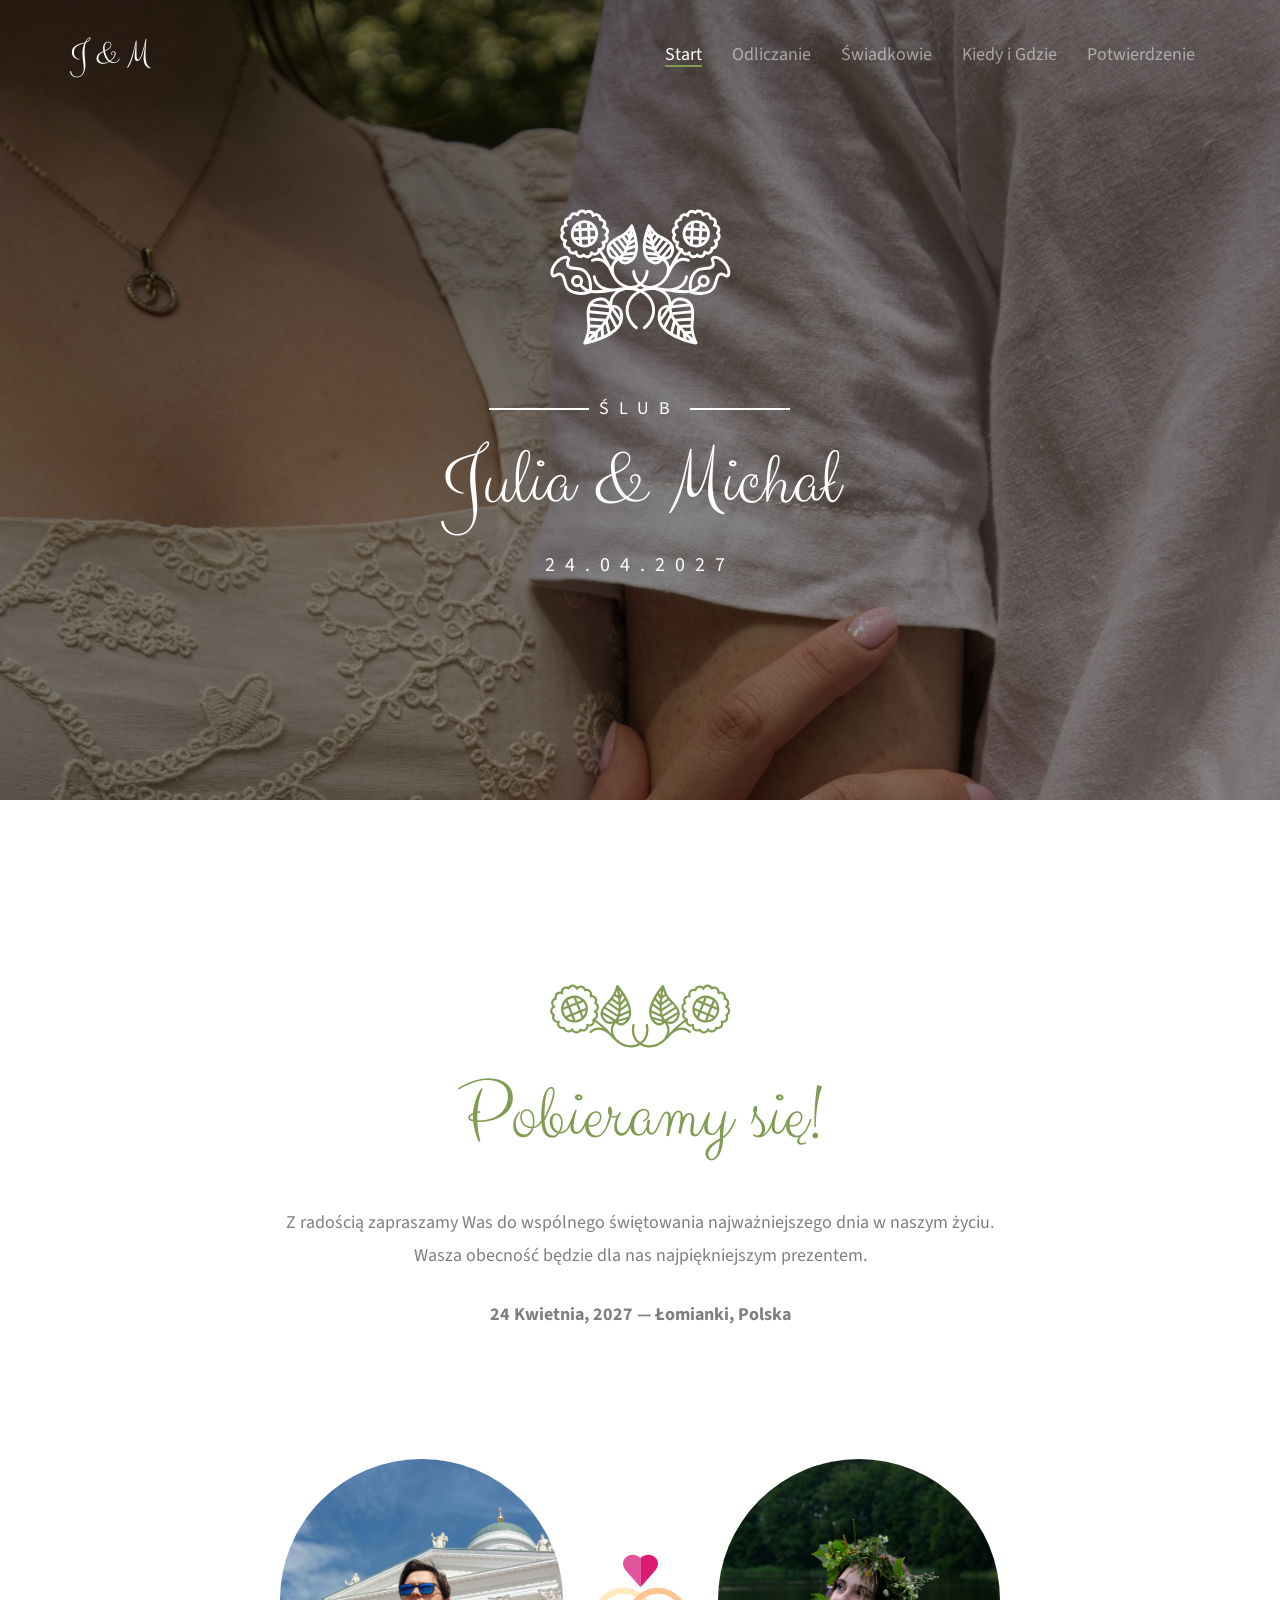
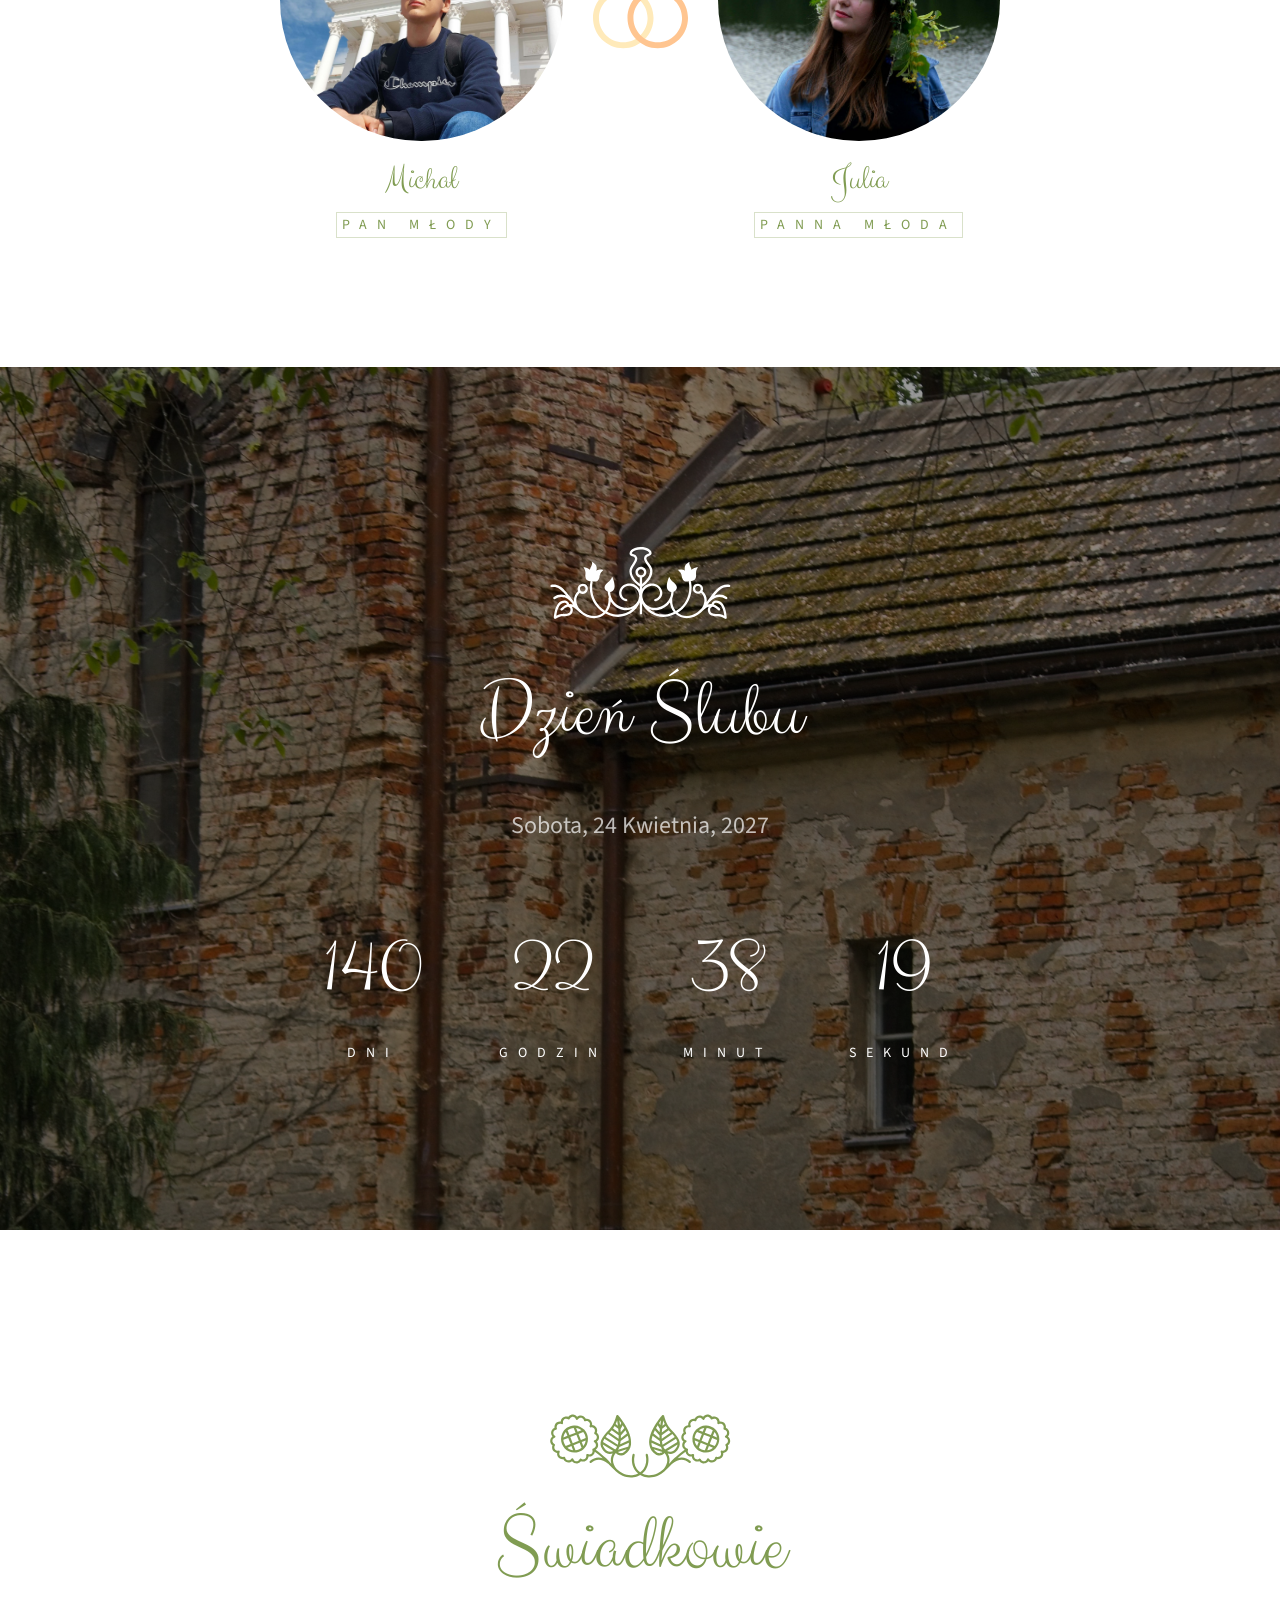
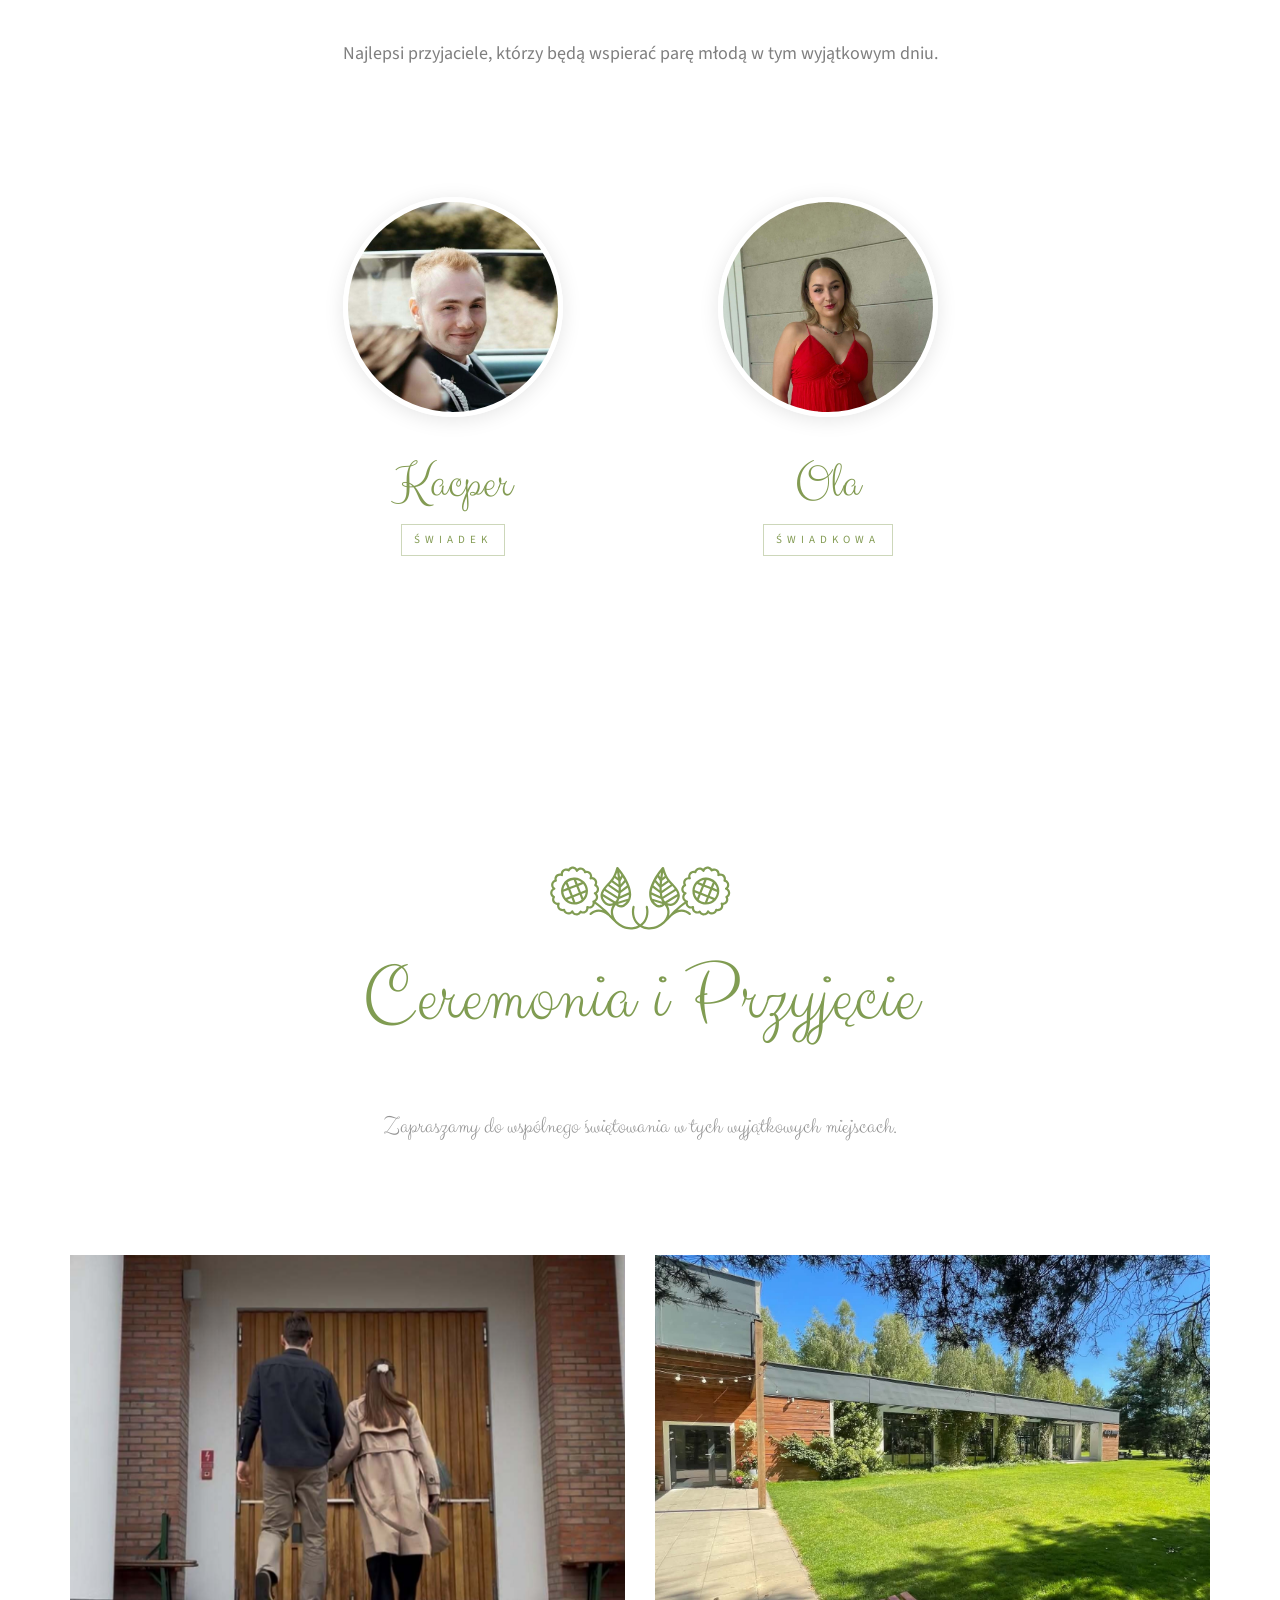
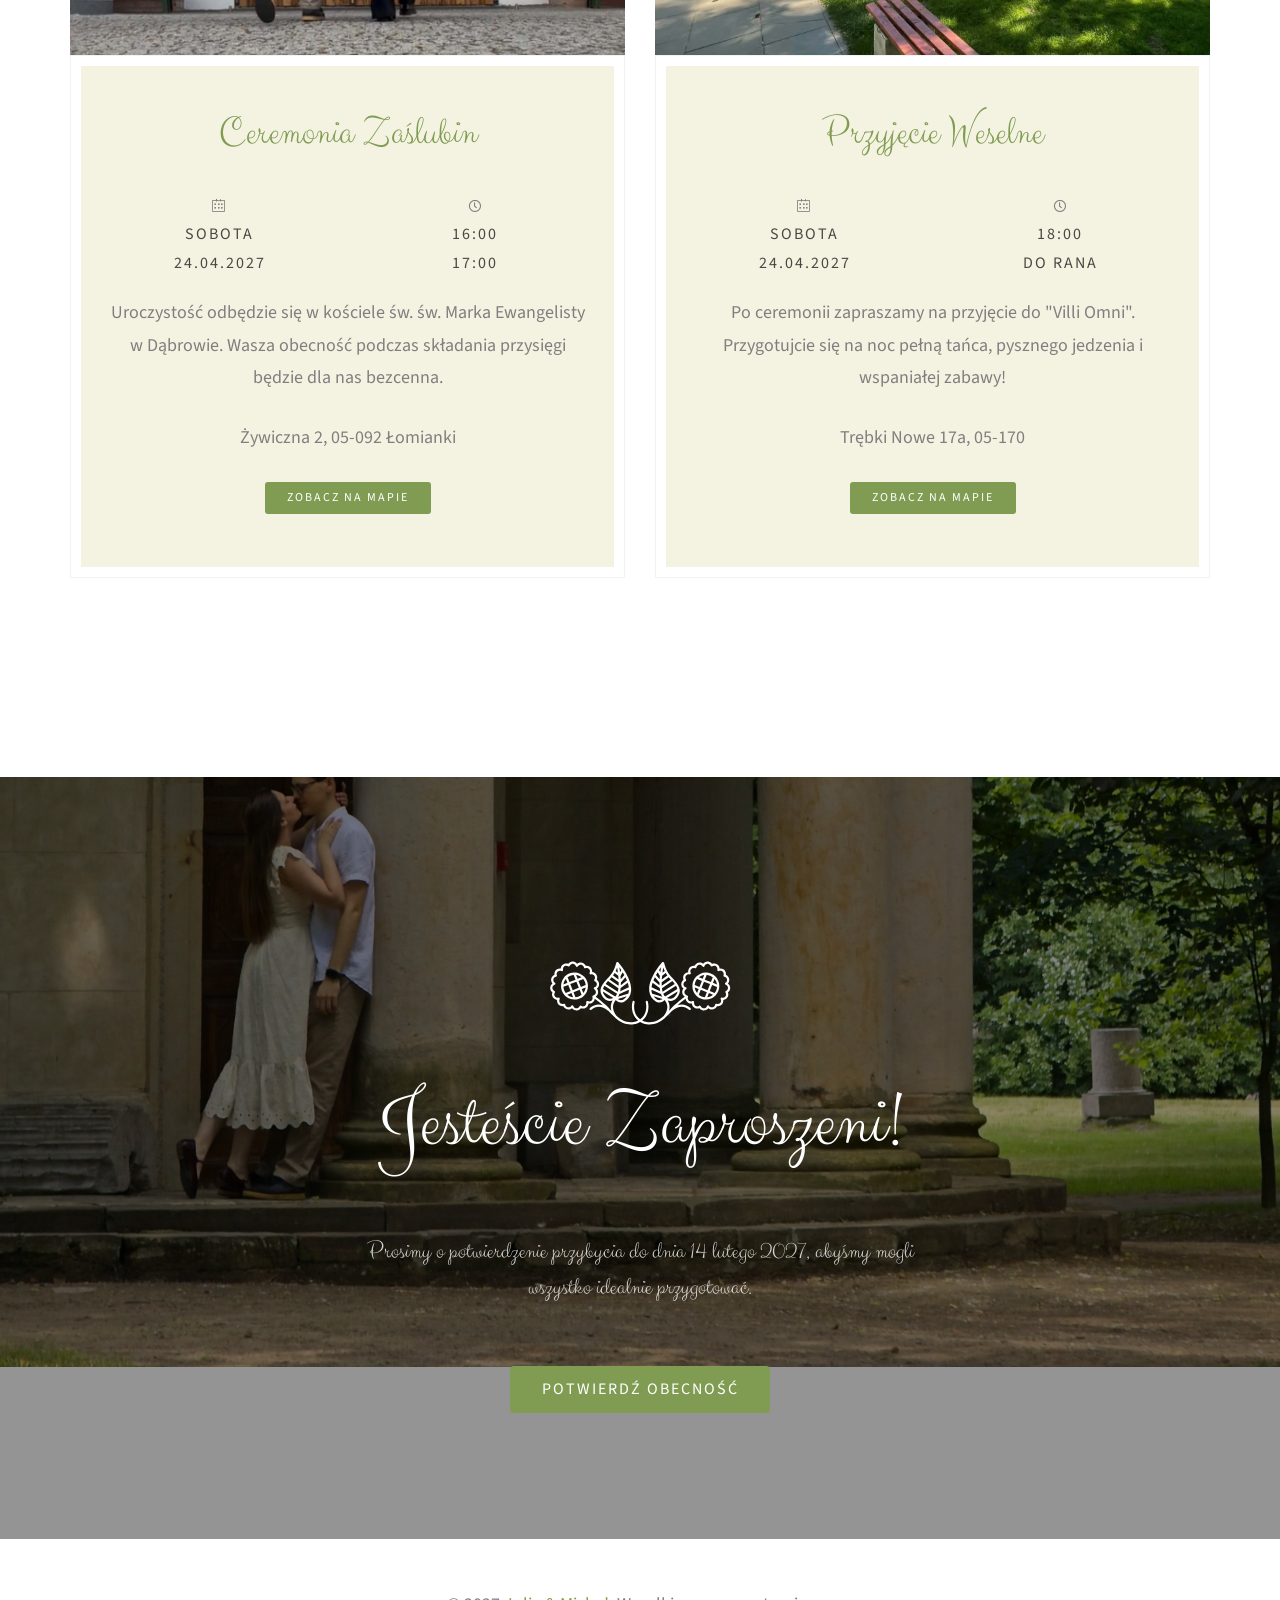
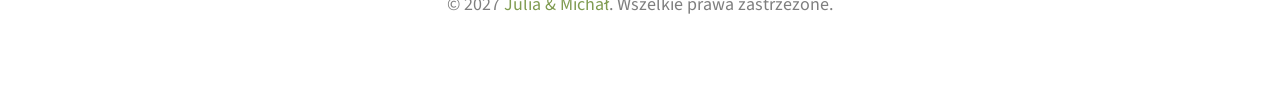
<file: index.html>
<!DOCTYPE html>
<!--[if lt IE 7]>      <html class="no-js lt-ie9 lt-ie8 lt-ie7"> <![endif]-->
<!--[if IE 7]>         <html class="no-js lt-ie9 lt-ie8"> <![endif]-->
<!--[if IE 8]>         <html class="no-js lt-ie9"> <![endif]-->
<!--[if gt IE 8]><!--> <html class="no-js" lang="pl"> <!--<![endif]-->
	<head>
		
	<meta charset="utf-8">
	<meta http-equiv="X-UA-Compatible" content="IE=edge">
	<title>Ślub Julii i Michała</title>
	<meta name="viewport" content="width=device-width, initial-scale=1">
	<meta name="description" content="Zapraszamy na ślub Julii i Michała!" />
	<meta name="keywords" content="ślub, wesele, Julia, Michał, zaproszenie" />
	<meta name="author" content="" />

  <!-- 
	//////////////////////////////////////////////////////

	TEMPLATE
	ADAPTED FOR JULIA & MICHAŁ
		
	//////////////////////////////////////////////////////
	 -->

  	<!-- Facebook and Twitter integration -->
	<meta property="og:title" content=""/>
	<meta property="og:image" content=""/>
	<meta property="og:url" content=""/>
	<meta property="og:site_name" content=""/>
	<meta property="og:description" content=""/>
	<meta name="twitter:title" content="" />
	<meta name="twitter:image" content="" />
	<meta name="twitter:url" content="" />
	<meta name="twitter:card" content="" />

	<!-- Place favicon.ico and apple-touch-icon.png in the root directory -->
	<link rel="shortcut icon" href="favicon.ico">

	<link href='https://fonts.googleapis.com/css?family=Source+Sans+Pro:400,300,600,400italic,700' rel='stylesheet' type='text/css'>
	<link href="https://fonts.googleapis.com/css?family=Clicker+Script" rel="stylesheet">
	
	<!-- Animate.css -->
	<link rel="stylesheet" href="css/animate.css">
	<!-- Icomoon Icon Fonts-->
	<link rel="stylesheet" href="css/icomoon.css">
	<!-- Simple Line Icons -->
	<link rel="stylesheet" href="css/simple-line-icons.css">
	<!-- Owl Carousel -->
	<link rel="stylesheet" href="css/owl.carousel.min.css">
	<link rel="stylesheet" href="css/owl.theme.default.min.css">
	<!-- Magnific popup  -->
	<link rel="stylesheet" href="css/magnific-popup.css">
	<!-- Bootstrap  -->
	<link rel="stylesheet" href="css/bootstrap.css">
	
	<link rel="stylesheet" href="css/style.css">

	<!-- Modernizr JS -->
	<script src="js/modernizr-2.6.2.min.js"></script>
	<!-- FOR IE9 below -->
	<!--[if lt IE 9]>
	<script src="js/respond.min.js"></script>
	<![endif]-->

	</head>
	<body>
	<header role="banner" id="qbootstrap-header">
		<div class="container">
			<!-- <div class="row"> -->
		    <nav class="navbar navbar-default">
	        <div class="navbar-header">
	        	<!-- Mobile Toggle Menu Button -->
				<a href="#" class="js-qbootstrap-nav-toggle qbootstrap-nav-toggle" data-toggle="collapse" data-target="#navbar" aria-expanded="false" aria-controls="navbar"><i></i></a>
	          	<a class="navbar-brand" href="index.html">J &amp; M</a> 
	        </div>
	        <div id="navbar" class="navbar-collapse collapse">
	          <ul class="nav navbar-nav navbar-right">
	            <li class="active"><a href="#" data-nav-section="home"><span>Start</span></a></li>
<!--	            <li><a href="#" data-nav-section="groom-bride"><span>Oni</span></a></li>-->
<!--	            <li><a href="#" data-nav-section="story"><span>Nasza Historia</span></a></li>-->
<!--	            <li><a href="#" data-nav-section="greetings"><span>Życzenia</span></a></li>-->
				<li><a href="#" data-nav-section="wedding-day"><span>Odliczanie</span></a></li>
	            <li><a href="#" data-nav-section="people"><span>Świadkowie</span></a></li>
	            <li><a href="#" data-nav-section="when-where"><span>Kiedy i Gdzie</span></a></li>
	            <li><a href="#" data-nav-section="rsvp"><span>Potwierdzenie</span></a></li>
<!--	            <li><a href="#" data-nav-section="gallery"><span>Galeria</span></a></li>-->
<!--	            <li><a href="#" data-nav-section="blog"><span>Wspomnienia</span></a></li>-->
	          </ul>
	        </div>
		    </nav>
		  <!-- </div> -->
	  </div>
	</header>
	
	<div class="qbootstrap-hero" data-section="home">
		<div class="qbootstrap-overlay"></div>
		<div class="qbootstrap-cover text-center" data-stellar-background-ratio="0.5" style="background-image: url(images/rece.jpg);">
			<div class="display-t">
				<div class="display-tc">
					<div class="container">
						<div class="col-md-10 col-md-offset-1">
							<div class="animate-box svg-sm colored">
								<img src="images/flaticon/svg/004-nature.svg" class="svg" alt="Free HTML5  Bootstrap Template by QBootstrap.com">
								<h1 class="holder"><span>Ślub</span></h1>
								<h2>Julia &amp; Michał</h2>
								<p>24.04.2027</p>
							</div>
						</div>
					</div>
				</div>
			</div>
		</div>
	</div>

	<div id="qbootstrap-couple" class="qbootstrap-section-gray">
		<div class="container">
			<div class="row animate-box">
				<div class="col-md-8 col-md-offset-2 animate-box">
					<div class="col-md-12 text-center section-heading svg-sm colored">
						<img src="images/flaticon/svg/005-two.svg" class="svg" alt="Ikona pary">
						<h2>Pobieramy się!</h2>
						<p>Z radością zapraszamy Was do wspólnego świętowania najważniejszego dnia w naszym życiu. Wasza obecność będzie dla nas najpiękniejszym prezentem.</p>
						<p><strong>24 Kwietnia, 2027 &mdash; Łomianki, Polska</strong></p>
					</div>
				</div>
			</div>
			<div class="row animate-box">
				<div class="col-md-8 col-md-offset-2 text-center">
					<div class="col-md-5 col-sm-5 col-xs-5 nopadding">
						<img src="images/michal.jpg" class="img-responsive" alt="Zdjęcie Michała">
						<h3>Michał</h3>
						<span>Pan Młody</span>
					</div>
					<div class="col-md-2 col-sm-2 col-xs-2 nopadding"><h2 class="amp-center"><img src="images/flaticon/svg/003-luxury.svg" class="svg img-responsive" alt="Free HTML5 Bootstrap Template by QBootstrap.com"></h2></div>
					<div class="col-md-5 col-sm-5 col-xs-5 nopadding">
						<img src="images/julia.jpg" class="img-responsive" alt="Zdjęcie Julii">
						<h3>Julia</h3>
						<span>Panna Młoda</span>
					</div>
				</div>
			</div>
		</div>
	</div>
	
	<div id="qbootstrap-countdown" data-stellar-background-ratio="0.8" style="background-image: url(images/budynek_tyl_trim.jpg);" data-section="wedding-day">
		<div class="overlay"></div>
		<div class="display-over">
			<div class="container">
				<div class="row animate-box">
					<div class="col-md-12 section-heading text-center svg-sm colored">
						<img src="images/flaticon/svg/006-flower-bell-outline-design-variant-with-vines-and-leaves.svg" class="svg" alt="Free HTML5 Bootstrap Template by QBootstrap.com">
					<h2 class="">Dzień Ślubu</h2>
					<span class="datewed">Sobota, 24 Kwietnia, 2027</span>
					</div>
				</div>
				<div class="row animate-box">
					<div class="col-md-8 col-md-offset-2 text-center">
						<p class="countdown">
							<span id="dni"></span>
							<span id="godziny"></span>
							<span id="minuty"></span>
							<span id="sekundy"></span>
						</p>
					</div>
				</div>
			</div>
		</div>
	</div>



	<div id="qbootstrap-people" class="qbootstrap-couple qbootstrap-section-gray" data-section="people">
	   <div class="container">
		  <div class="row animate-box">
			 <div class="col-md-8 col-md-offset-2 animate-box">
				<div class="col-md-12 text-center section-heading svg-sm colored">
				   <img src="images/flaticon/svg/005-two.svg" class="svg" alt="Ikona drużby">
				   <h2>Świadkowie</h2>
				   <p>Najlepsi przyjaciele, którzy będą wspierać parę młodą w tym wyjątkowym dniu.</p>
				</div>
			 </div>
		  </div>
		  <div class="row animate-box">
			 <div class="col-md-8 col-md-offset-2 text-center">
				<!-- Świadek -->
				<div class="col-md-6 col-sm-6 col-xs-6 text-center witness-box">
				   <img src="images/kacper.jpg" class="img-responsive img-circle" alt="Zdjęcie Kacpra">
				   <h3>Kacper</h3>
				   <span>Świadek</span>
				</div>
				<!-- Świadkowa -->
				<div class="col-md-6 col-sm-6 col-xs-6 text-center witness-box">
				   <img src="images/ola.jpg" class="img-responsive img-circle" alt="Zdjęcie Oli">
				   <h3>Ola</h3>
				   <span>Świadkowa</span>
				</div>
			 </div>
		  </div>
	   </div>
	</div>


	<div id="qbootstrap-when-where" data-section="when-where">
	   <div class="container">
		  <div class="row animate-box">
			 <div class="col-md-8 col-md-offset-2">
				<div class="col-md-12 text-center section-heading svg-sm colored">
				   <img src="images/flaticon/svg/005-two.svg" class="svg" alt="Ikona pary">
				   <h2>Ceremonia i Przyjęcie</h2>
				   <div class="row">
					  <div class="col-md-10 col-md-offset-1 subtext">
						 <h3>Zapraszamy do wspólnego świętowania w tych wyjątkowych miejscach.</h3>
					  </div>
				   </div>
				</div>
			 </div>
		  </div>
		  <div class="row row-bottom-padded-md">
			 <!-- Ceremonia Zaślubin -->
			 <div class="col-md-6 text-center animate-box">
				<div class="wedding-events">
				   <div class="ceremony-bg" style="background-image: url(images/kosciol.jpg);"></div>
				   <div class="desc">
					  <h3>Ceremonia Zaślubin</h3>
					  <div class="row">
						 <div class="col-md-6 col-sm-6 col-xs-6 text-center">
							<div class="date">
							   <i class="icon-calendar"></i>
							   <span>Sobota</span>
							   <span>24.04.2027</span>
							</div>
						 </div>
						 <div class="col-md-6 col-sm-6 col-xs-6 text-center">
							<div class="date">
							   <i class="icon-clock2"></i>
							   <span>16:00</span>
							   <span>17:00</span>
							</div>
						 </div>
					  </div>
					  <p>Uroczystość odbędzie się w kościele św. św. Marka Ewangelisty w Dąbrowie. Wasza obecność podczas składania przysięgi będzie dla nas bezcenna.</p>
					  <p>Żywiczna 2, 05-092 Łomianki</p>
					  <p><a href="https://maps.app.goo.gl/v7iizRXsDqK9kDDa8" target="_blank" rel="noopener noreferrer" class="btn btn-primary btn-sm">Zobacz na mapie</a></p>
				   </div>
				</div>
			 </div>

			 <!-- Przyjęcie Weselne -->
			 <div class="col-md-6 text-center animate-box">
				<div class="wedding-events">
				   <div class="ceremony-bg" style="background-image: url(images/omnia.jpg);"></div>
				   <div class="desc">
					  <h3>Przyjęcie Weselne</h3>
					  <div class="row">
						 <div class="col-md-6 col-sm-6 col-xs-6 text-center">
							<div class="date">
							   <i class="icon-calendar"></i>
							   <span>Sobota</span>
							   <span>24.04.2027</span>
							</div>
						 </div>
						 <div class="col-md-6 col-sm-6 col-xs-6 text-center">
							<div class="date">
							   <i class="icon-clock2"></i>
							   <span>18:00</span>
							   <span>Do rana</span>
							</div>
						 </div>
					  </div>
					  <p>Po ceremonii zapraszamy na przyjęcie do "Villi Omni". Przygotujcie się na noc pełną tańca, pysznego jedzenia i wspaniałej zabawy!</p>
					  <p>Trębki Nowe 17a, 05-170</p>
					  <p><a href="https://maps.app.goo.gl/Pn5peenNzgr99JnQ9" target="_blank" rel="noopener noreferrer" class="btn btn-primary btn-sm">Zobacz na mapie</a></p>
				   </div>
				</div>
			 </div>
		  </div>
		  <div class="row">
			 <div class="col-md-12">
				<div id="map" class="qbootstrap-map"></div>
			 </div>
		  </div>
	   </div>
	</div>

	

	<div id="qbootstrap-started" class="qbootstrap-bg" data-section="rsvp" data-stellar-background-ratio="0.7" data-stellar-vertical-offset="-50" style="background-image: url(images/kolumny_daleko_trim.jpg);">
		<div class="overlay"></div>
		<div class="container">
			<div class="row animate-box">
				<div class="col-md-8 col-md-offset-2">
					<div class="col-md-12 text-center section-heading svg-sm colored">
						<img src="images/flaticon/svg/005-two.svg" class="svg" alt="Ikona zaproszenia">
						<h2>Jesteście Zaproszeni!</h2>
						<div class="row">
						<div class="col-md-10 col-md-offset-1 subtext">
							<h3>Prosimy o potwierdzenie przybycia do dnia 14 lutego 2027, abyśmy mogli wszystko idealnie przygotować.</h3>
						</div>
					</div>
					</div>
				</div>
			</div>
			<div class="row animate-box">
			   <div class="col-md-12 text-center">
				  <a href="https://forms.gle/EGf2mGDR2993QXU56"
					 target="_blank"
					 rel="noopener noreferrer"
					 class="btn btn-default"
					 style="display: inline-flex; align-items: center; justify-content: center; min-width: 260px; padding: 14px 30px; height: auto; line-height: 1.2;">
					 Potwierdź obecność
				  </a>
			   </div>
			</div>
		</div>
	</div>


	<footer id="footer" role="contentinfo">
		<div class="container">
			<div class="row row-bottom-padded-sm">
				<div class="col-md-12">
					<p class="copyright text-center">&copy; 2027 <a href="index.html">Julia &amp; Michał</a>. Wszelkie prawa zastrzeżone.</p>
				</div>
			</div>
<!--			<div class="row">-->
<!--				<div class="col-md-12 text-center">-->
<!--					<ul class="social social-circle">-->
<!--						<li><a href="/slub-jm/piwo"><i class="icon-twitter"></i></a></li>-->
<!--						<li><a href="#"><i class="icon-facebook"></i></a></li>-->
<!--						<li><a href="#"><i class="icon-youtube"></i></a></li>-->
<!--						<li><a href="#"><i class="icon-instagram"></i></a></li>-->
<!--					</ul>-->
<!--				</div>-->
<!--			</div>-->
		</div>
	</footer>
	
	
	<!-- jQuery -->
	<script src="js/jquery.min.js"></script>
	<!-- jQuery Easing -->
	<script src="js/jquery.easing.1.3.js"></script>
	<!-- Bootstrap -->
	<script src="js/bootstrap.min.js"></script>
	<!-- Waypoints -->
	<script src="js/jquery.waypoints.min.js"></script>
	<!-- YTPlayer -->
	<script src="js/jquery.mb.YTPlayer.min.js"></script>
	<!-- Flexslider -->
	<script src="js/jquery.flexslider-min.js"></script>
	<!-- Owl Carousel -->
	<script src="js/owl.carousel.min.js"></script>
	<!-- Parallax -->
	<script src="js/jquery.stellar.min.js"></script>
	<!-- Magnific Popup -->
	<script src="js/jquery.magnific-popup.min.js"></script>
	<script src="js/magnific-popup-options.js"></script>
	<!-- Main JS (Do not remove) -->
	<script src="js/main.js"></script>

	</body>
</html>
</file>
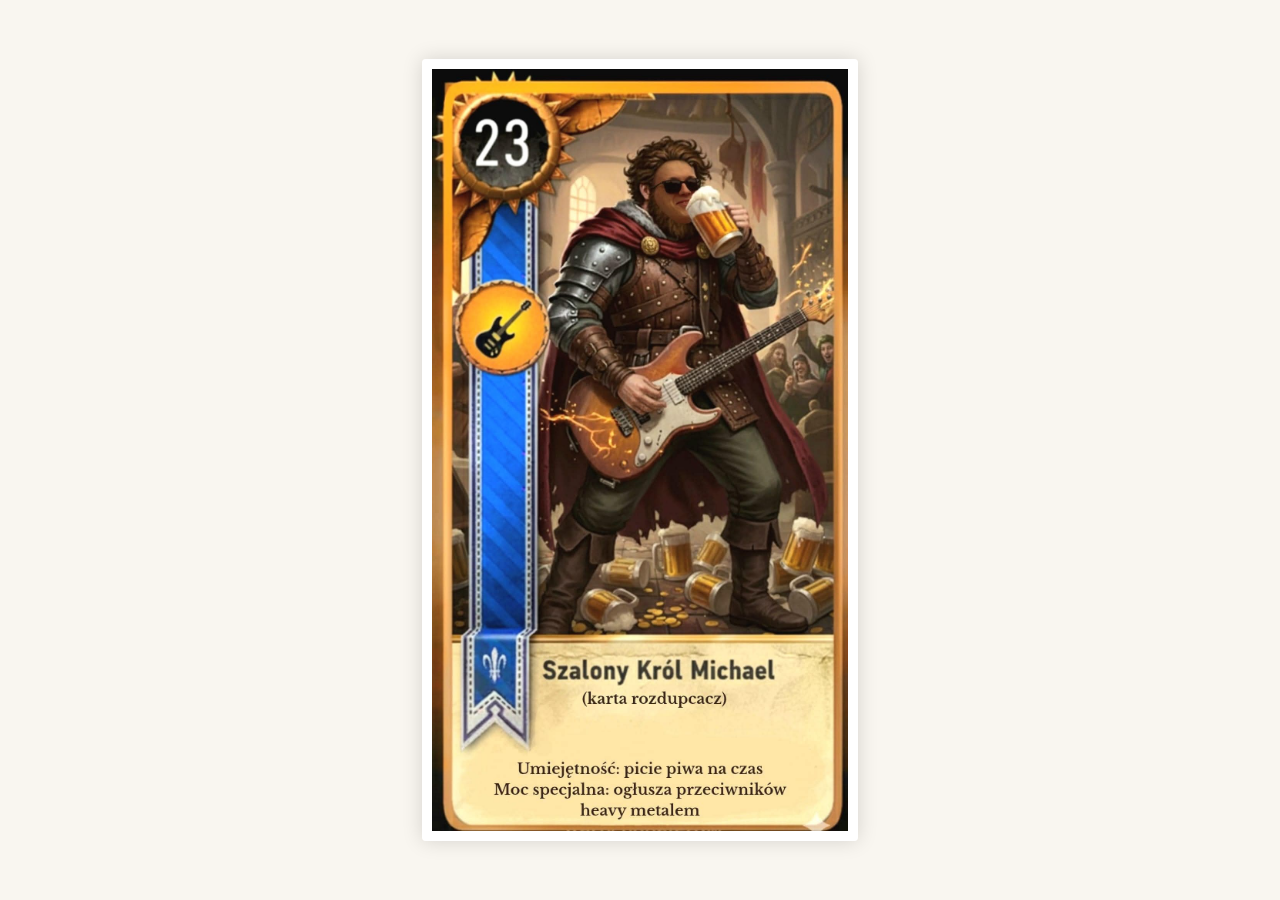
<file: piwo/index.html>
<!DOCTYPE html>
 <html lang="en">
 <head>
     <meta charset="UTF-8">
     <meta name="viewport" content="width=device-width, initial-scale=1.0">
     <title>Secret Page</title>
     <style>
         body {
             background-color: #f9f6f0; /* A soft background color from your site */
             color: #7f7f7f;
             display: flex;
             justify-content: center;
             align-items: center;
             height: 100vh;
             margin: 0;
             font-family: "Source Sans Pro", Arial, sans-serif;
             text-align: center;
             overflow: hidden;
         }
         .secret-photo img {
             max-width: 90%;
             max-height: 90vh;
             border: 10px solid white;
             box-shadow: 0 0 20px rgba(0,0,0,0.15);
             border-radius: 4px;
         }
        .secret-photo a {
            display: block;
            line-height: 0;
        }
     </style>
 </head>
 <body>
     <div class="secret-content">
         <div class="secret-photo">
            <a href="https://www.youtube.com/watch?v=dQw4w9WgXcQ" target="_blank">
                <img src="../images/piwo.jpg" alt="Piwo">
            </a>
         </div>
     </div>
 </body>
 </html>
</file>
<file: css/icomoon.css>
@font-face {
	font-family: 'icomoon';
	src:url('../fonts/icomoon/icomoon.eot?qtatmt');
	src:url('../fonts/icomoon/icomoon.eot?qtatmt#iefix') format('embedded-opentype'),
		url('../fonts/icomoon/icomoon.ttf?qtatmt') format('truetype'),
		url('../fonts/icomoon/icomoon.woff?qtatmt') format('woff'),
		url('../fonts/icomoon/icomoon.svg?qtatmt#icomoon') format('svg');
	font-weight: normal;
	font-style: normal;
}

[class^="icon-"], [class*=" icon-"] {
	font-family: 'icomoon';
	speak: none;
	font-style: normal;
	font-weight: normal;
	font-variant: normal;
	text-transform: none;
	line-height: 1;

	/* Better Font Rendering =========== */
	-webkit-font-smoothing: antialiased;
	-moz-osx-font-smoothing: grayscale;
}

.icon-glass:before {
	content: "\f000";
}
.icon-music:before {
	content: "\f001";
}
.icon-search2:before {
	content: "\f002";
}
.icon-envelope-o:before {
	content: "\f003";
}
.icon-heart:before {
	content: "\f004";
}
.icon-star:before {
	content: "\f005";
}
.icon-star-o:before {
	content: "\f006";
}
.icon-user:before {
	content: "\f007";
}
.icon-film:before {
	content: "\f008";
}
.icon-th-large:before {
	content: "\f009";
}
.icon-th:before {
	content: "\f00a";
}
.icon-th-list:before {
	content: "\f00b";
}
.icon-check:before {
	content: "\f00c";
}
.icon-close:before {
	content: "\f00d";
}
.icon-remove:before {
	content: "\f00d";
}
.icon-times:before {
	content: "\f00d";
}
.icon-search-plus:before {
	content: "\f00e";
}
.icon-search-minus:before {
	content: "\f010";
}
.icon-power-off:before {
	content: "\f011";
}
.icon-signal:before {
	content: "\f012";
}
.icon-cog:before {
	content: "\f013";
}
.icon-gear:before {
	content: "\f013";
}
.icon-trash-o:before {
	content: "\f014";
}
.icon-home:before {
	content: "\f015";
}
.icon-file-o:before {
	content: "\f016";
}
.icon-clock-o:before {
	content: "\f017";
}
.icon-road:before {
	content: "\f018";
}
.icon-download:before {
	content: "\f019";
}
.icon-arrow-circle-o-down:before {
	content: "\f01a";
}
.icon-arrow-circle-o-up:before {
	content: "\f01b";
}
.icon-inbox:before {
	content: "\f01c";
}
.icon-play-circle-o:before {
	content: "\f01d";
}
.icon-repeat2:before {
	content: "\f01e";
}
.icon-rotate-right:before {
	content: "\f01e";
}
.icon-refresh:before {
	content: "\f021";
}
.icon-list-alt:before {
	content: "\f022";
}
.icon-lock:before {
	content: "\f023";
}
.icon-flag:before {
	content: "\f024";
}
.icon-headphones:before {
	content: "\f025";
}
.icon-volume-off:before {
	content: "\f026";
}
.icon-volume-down:before {
	content: "\f027";
}
.icon-volume-up:before {
	content: "\f028";
}
.icon-qrcode:before {
	content: "\f029";
}
.icon-barcode:before {
	content: "\f02a";
}
.icon-tag:before {
	content: "\f02b";
}
.icon-tags:before {
	content: "\f02c";
}
.icon-book:before {
	content: "\f02d";
}
.icon-bookmark:before {
	content: "\f02e";
}
.icon-print:before {
	content: "\f02f";
}
.icon-camera:before {
	content: "\f030";
}
.icon-font:before {
	content: "\f031";
}
.icon-bold:before {
	content: "\f032";
}
.icon-italic:before {
	content: "\f033";
}
.icon-text-height:before {
	content: "\f034";
}
.icon-text-width:before {
	content: "\f035";
}
.icon-align-left:before {
	content: "\f036";
}
.icon-align-center2:before {
	content: "\f037";
}
.icon-align-right:before {
	content: "\f038";
}
.icon-align-justify2:before {
	content: "\f039";
}
.icon-list:before {
	content: "\f03a";
}
.icon-dedent:before {
	content: "\f03b";
}
.icon-outdent:before {
	content: "\f03b";
}
.icon-indent:before {
	content: "\f03c";
}
.icon-video-camera:before {
	content: "\f03d";
}
.icon-image:before {
	content: "\f03e";
}
.icon-photo:before {
	content: "\f03e";
}
.icon-picture-o:before {
	content: "\f03e";
}
.icon-pencil:before {
	content: "\f040";
}
.icon-map-marker:before {
	content: "\f041";
}
.icon-adjust:before {
	content: "\f042";
}
.icon-tint:before {
	content: "\f043";
}
.icon-edit:before {
	content: "\f044";
}
.icon-pencil-square-o:before {
	content: "\f044";
}
.icon-share-square-o:before {
	content: "\f045";
}
.icon-check-square-o:before {
	content: "\f046";
}
.icon-arrows:before {
	content: "\f047";
}
.icon-step-backward:before {
	content: "\f048";
}
.icon-fast-backward:before {
	content: "\f049";
}
.icon-backward:before {
	content: "\f04a";
}
.icon-play2:before {
	content: "\f04b";
}
.icon-pause2:before {
	content: "\f04c";
}
.icon-stop2:before {
	content: "\f04d";
}
.icon-forward:before {
	content: "\f04e";
}
.icon-fast-forward2:before {
	content: "\f050";
}
.icon-step-forward:before {
	content: "\f051";
}
.icon-eject:before {
	content: "\f052";
}
.icon-chevron-left:before {
	content: "\f053";
}
.icon-chevron-right:before {
	content: "\f054";
}
.icon-plus-circle:before {
	content: "\f055";
}
.icon-minus-circle:before {
	content: "\f056";
}
.icon-times-circle:before {
	content: "\f057";
}
.icon-check-circle:before {
	content: "\f058";
}
.icon-question-circle:before {
	content: "\f059";
}
.icon-info-circle:before {
	content: "\f05a";
}
.icon-crosshairs:before {
	content: "\f05b";
}
.icon-times-circle-o:before {
	content: "\f05c";
}
.icon-check-circle-o:before {
	content: "\f05d";
}
.icon-ban2:before {
	content: "\f05e";
}
.icon-arrow-left:before {
	content: "\f060";
}
.icon-arrow-right:before {
	content: "\f061";
}
.icon-arrow-up:before {
	content: "\f062";
}
.icon-arrow-down:before {
	content: "\f063";
}
.icon-mail-forward:before {
	content: "\f064";
}
.icon-share:before {
	content: "\f064";
}
.icon-expand2:before {
	content: "\f065";
}
.icon-compress:before {
	content: "\f066";
}
.icon-plus:before {
	content: "\f067";
}
.icon-minus:before {
	content: "\f068";
}
.icon-asterisk:before {
	content: "\f069";
}
.icon-exclamation-circle:before {
	content: "\f06a";
}
.icon-gift:before {
	content: "\f06b";
}
.icon-leaf:before {
	content: "\f06c";
}
.icon-fire:before {
	content: "\f06d";
}
.icon-eye:before {
	content: "\f06e";
}
.icon-eye-slash:before {
	content: "\f070";
}
.icon-exclamation-triangle:before {
	content: "\f071";
}
.icon-warning:before {
	content: "\f071";
}
.icon-plane:before {
	content: "\f072";
}
.icon-calendar:before {
	content: "\f073";
}
.icon-random:before {
	content: "\f074";
}
.icon-comment:before {
	content: "\f075";
}
.icon-magnet:before {
	content: "\f076";
}
.icon-chevron-up:before {
	content: "\f077";
}
.icon-chevron-down:before {
	content: "\f078";
}
.icon-retweet:before {
	content: "\f079";
}
.icon-shopping-cart:before {
	content: "\f07a";
}
.icon-folder:before {
	content: "\f07b";
}
.icon-folder-open:before {
	content: "\f07c";
}
.icon-arrows-v:before {
	content: "\f07d";
}
.icon-arrows-h:before {
	content: "\f07e";
}
.icon-bar-chart:before {
	content: "\f080";
}
.icon-bar-chart-o:before {
	content: "\f080";
}
.icon-twitter-square:before {
	content: "\f081";
}
.icon-facebook-square:before {
	content: "\f082";
}
.icon-camera-retro:before {
	content: "\f083";
}
.icon-key:before {
	content: "\f084";
}
.icon-cogs:before {
	content: "\f085";
}
.icon-gears:before {
	content: "\f085";
}
.icon-comments:before {
	content: "\f086";
}
.icon-thumbs-o-up:before {
	content: "\f087";
}
.icon-thumbs-o-down:before {
	content: "\f088";
}
.icon-star-half:before {
	content: "\f089";
}
.icon-heart-o:before {
	content: "\f08a";
}
.icon-sign-out:before {
	content: "\f08b";
}
.icon-linkedin-square:before {
	content: "\f08c";
}
.icon-thumb-tack:before {
	content: "\f08d";
}
.icon-external-link:before {
	content: "\f08e";
}
.icon-sign-in:before {
	content: "\f090";
}
.icon-trophy:before {
	content: "\f091";
}
.icon-github-square:before {
	content: "\f092";
}
.icon-upload:before {
	content: "\f093";
}
.icon-lemon-o:before {
	content: "\f094";
}
.icon-phone:before {
	content: "\f095";
}
.icon-square-o:before {
	content: "\f096";
}
.icon-bookmark-o:before {
	content: "\f097";
}
.icon-phone-square:before {
	content: "\f098";
}
.icon-twitter:before {
	content: "\f099";
}
.icon-facebook:before {
	content: "\f09a";
}
.icon-facebook-f:before {
	content: "\f09a";
}
.icon-github:before {
	content: "\f09b";
}
.icon-unlock2:before {
	content: "\f09c";
}
.icon-credit-card:before {
	content: "\f09d";
}
.icon-feed:before {
	content: "\f09e";
}
.icon-rss:before {
	content: "\f09e";
}
.icon-hdd-o:before {
	content: "\f0a0";
}
.icon-bullhorn:before {
	content: "\f0a1";
}
.icon-bell-o:before {
	content: "\f0a2";
}
.icon-certificate:before {
	content: "\f0a3";
}
.icon-hand-o-right:before {
	content: "\f0a4";
}
.icon-hand-o-left:before {
	content: "\f0a5";
}
.icon-hand-o-up:before {
	content: "\f0a6";
}
.icon-hand-o-down:before {
	content: "\f0a7";
}
.icon-arrow-circle-left:before {
	content: "\f0a8";
}
.icon-arrow-circle-right:before {
	content: "\f0a9";
}
.icon-arrow-circle-up:before {
	content: "\f0aa";
}
.icon-arrow-circle-down:before {
	content: "\f0ab";
}
.icon-globe:before {
	content: "\f0ac";
}
.icon-wrench:before {
	content: "\f0ad";
}
.icon-tasks:before {
	content: "\f0ae";
}
.icon-filter:before {
	content: "\f0b0";
}
.icon-briefcase:before {
	content: "\f0b1";
}
.icon-arrows-alt:before {
	content: "\f0b2";
}
.icon-group:before {
	content: "\f0c0";
}
.icon-users:before {
	content: "\f0c0";
}
.icon-chain:before {
	content: "\f0c1";
}
.icon-link:before {
	content: "\f0c1";
}
.icon-cloud:before {
	content: "\f0c2";
}
.icon-flask:before {
	content: "\f0c3";
}
.icon-cut:before {
	content: "\f0c4";
}
.icon-scissors:before {
	content: "\f0c4";
}
.icon-copy:before {
	content: "\f0c5";
}
.icon-files-o:before {
	content: "\f0c5";
}
.icon-paperclip:before {
	content: "\f0c6";
}
.icon-floppy-o:before {
	content: "\f0c7";
}
.icon-save:before {
	content: "\f0c7";
}
.icon-square:before {
	content: "\f0c8";
}
.icon-bars:before {
	content: "\f0c9";
}
.icon-navicon:before {
	content: "\f0c9";
}
.icon-reorder:before {
	content: "\f0c9";
}
.icon-list-ul:before {
	content: "\f0ca";
}
.icon-list-ol:before {
	content: "\f0cb";
}
.icon-strikethrough:before {
	content: "\f0cc";
}
.icon-underline:before {
	content: "\f0cd";
}
.icon-table:before {
	content: "\f0ce";
}
.icon-magic:before {
	content: "\f0d0";
}
.icon-truck:before {
	content: "\f0d1";
}
.icon-pinterest:before {
	content: "\f0d2";
}
.icon-pinterest-square:before {
	content: "\f0d3";
}
.icon-google-plus-square:before {
	content: "\f0d4";
}
.icon-google-plus:before {
	content: "\f0d5";
}
.icon-money:before {
	content: "\f0d6";
}
.icon-caret-down:before {
	content: "\f0d7";
}
.icon-caret-up:before {
	content: "\f0d8";
}
.icon-caret-left:before {
	content: "\f0d9";
}
.icon-caret-right:before {
	content: "\f0da";
}
.icon-columns2:before {
	content: "\f0db";
}
.icon-sort:before {
	content: "\f0dc";
}
.icon-unsorted:before {
	content: "\f0dc";
}
.icon-sort-desc:before {
	content: "\f0dd";
}
.icon-sort-down:before {
	content: "\f0dd";
}
.icon-sort-asc:before {
	content: "\f0de";
}
.icon-sort-up:before {
	content: "\f0de";
}
.icon-envelope:before {
	content: "\f0e0";
}
.icon-linkedin:before {
	content: "\f0e1";
}
.icon-rotate-left:before {
	content: "\f0e2";
}
.icon-undo:before {
	content: "\f0e2";
}
.icon-gavel:before {
	content: "\f0e3";
}
.icon-legal:before {
	content: "\f0e3";
}
.icon-dashboard:before {
	content: "\f0e4";
}
.icon-tachometer:before {
	content: "\f0e4";
}
.icon-comment-o:before {
	content: "\f0e5";
}
.icon-comments-o:before {
	content: "\f0e6";
}
.icon-bolt:before {
	content: "\f0e7";
}
.icon-flash:before {
	content: "\f0e7";
}
.icon-sitemap:before {
	content: "\f0e8";
}
.icon-umbrella2:before {
	content: "\f0e9";
}
.icon-clipboard:before {
	content: "\f0ea";
}
.icon-paste:before {
	content: "\f0ea";
}
.icon-lightbulb-o:before {
	content: "\f0eb";
}
.icon-exchange:before {
	content: "\f0ec";
}
.icon-cloud-download2:before {
	content: "\f0ed";
}
.icon-cloud-upload2:before {
	content: "\f0ee";
}
.icon-user-md:before {
	content: "\f0f0";
}
.icon-stethoscope:before {
	content: "\f0f1";
}
.icon-suitcase:before {
	content: "\f0f2";
}
.icon-bell:before {
	content: "\f0f3";
}
.icon-coffee:before {
	content: "\f0f4";
}
.icon-cutlery:before {
	content: "\f0f5";
}
.icon-file-text-o:before {
	content: "\f0f6";
}
.icon-building-o:before {
	content: "\f0f7";
}
.icon-hospital-o:before {
	content: "\f0f8";
}
.icon-ambulance:before {
	content: "\f0f9";
}
.icon-medkit:before {
	content: "\f0fa";
}
.icon-fighter-jet:before {
	content: "\f0fb";
}
.icon-beer:before {
	content: "\f0fc";
}
.icon-h-square:before {
	content: "\f0fd";
}
.icon-plus-square:before {
	content: "\f0fe";
}
.icon-angle-double-left:before {
	content: "\f100";
}
.icon-angle-double-right:before {
	content: "\f101";
}
.icon-angle-double-up:before {
	content: "\f102";
}
.icon-angle-double-down:before {
	content: "\f103";
}
.icon-angle-left:before {
	content: "\f104";
}
.icon-angle-right:before {
	content: "\f105";
}
.icon-angle-up:before {
	content: "\f106";
}
.icon-angle-down:before {
	content: "\f107";
}
.icon-desktop:before {
	content: "\f108";
}
.icon-laptop:before {
	content: "\f109";
}
.icon-tablet:before {
	content: "\f10a";
}
.icon-mobile:before {
	content: "\f10b";
}
.icon-mobile-phone:before {
	content: "\f10b";
}
.icon-circle-o:before {
	content: "\f10c";
}
.icon-quote-left:before {
	content: "\f10d";
}
.icon-quote-right:before {
	content: "\f10e";
}
.icon-spinner:before {
	content: "\f110";
}
.icon-circle:before {
	content: "\f111";
}
.icon-mail-reply:before {
	content: "\f112";
}
.icon-reply:before {
	content: "\f112";
}
.icon-github-alt:before {
	content: "\f113";
}
.icon-folder-o:before {
	content: "\f114";
}
.icon-folder-open-o:before {
	content: "\f115";
}
.icon-smile-o:before {
	content: "\f118";
}
.icon-frown-o:before {
	content: "\f119";
}
.icon-meh-o:before {
	content: "\f11a";
}
.icon-gamepad:before {
	content: "\f11b";
}
.icon-keyboard-o:before {
	content: "\f11c";
}
.icon-flag-o:before {
	content: "\f11d";
}
.icon-flag-checkered:before {
	content: "\f11e";
}
.icon-terminal:before {
	content: "\f120";
}
.icon-code:before {
	content: "\f121";
}
.icon-mail-reply-all:before {
	content: "\f122";
}
.icon-reply-all:before {
	content: "\f122";
}
.icon-star-half-empty:before {
	content: "\f123";
}
.icon-star-half-full:before {
	content: "\f123";
}
.icon-star-half-o:before {
	content: "\f123";
}
.icon-location-arrow:before {
	content: "\f124";
}
.icon-crop:before {
	content: "\f125";
}
.icon-code-fork:before {
	content: "\f126";
}
.icon-chain-broken:before {
	content: "\f127";
}
.icon-unlink:before {
	content: "\f127";
}
.icon-question:before {
	content: "\f128";
}
.icon-info:before {
	content: "\f129";
}
.icon-exclamation:before {
	content: "\f12a";
}
.icon-superscript:before {
	content: "\f12b";
}
.icon-subscript:before {
	content: "\f12c";
}
.icon-eraser:before {
	content: "\f12d";
}
.icon-puzzle-piece:before {
	content: "\f12e";
}
.icon-microphone2:before {
	content: "\f130";
}
.icon-microphone-slash:before {
	content: "\f131";
}
.icon-shield:before {
	content: "\f132";
}
.icon-calendar-o:before {
	content: "\f133";
}
.icon-fire-extinguisher:before {
	content: "\f134";
}
.icon-rocket:before {
	content: "\f135";
}
.icon-maxcdn:before {
	content: "\f136";
}
.icon-chevron-circle-left:before {
	content: "\f137";
}
.icon-chevron-circle-right:before {
	content: "\f138";
}
.icon-chevron-circle-up:before {
	content: "\f139";
}
.icon-chevron-circle-down:before {
	content: "\f13a";
}
.icon-html5:before {
	content: "\f13b";
}
.icon-css3:before {
	content: "\f13c";
}
.icon-anchor2:before {
	content: "\f13d";
}
.icon-unlock-alt:before {
	content: "\f13e";
}
.icon-bullseye:before {
	content: "\f140";
}
.icon-ellipsis-h:before {
	content: "\f141";
}
.icon-ellipsis-v:before {
	content: "\f142";
}
.icon-rss-square:before {
	content: "\f143";
}
.icon-play-circle:before {
	content: "\f144";
}
.icon-ticket:before {
	content: "\f145";
}
.icon-minus-square:before {
	content: "\f146";
}
.icon-minus-square-o:before {
	content: "\f147";
}
.icon-level-up:before {
	content: "\f148";
}
.icon-level-down:before {
	content: "\f149";
}
.icon-check-square:before {
	content: "\f14a";
}
.icon-pencil-square:before {
	content: "\f14b";
}
.icon-external-link-square:before {
	content: "\f14c";
}
.icon-share-square:before {
	content: "\f14d";
}
.icon-compass:before {
	content: "\f14e";
}
.icon-caret-square-o-down:before {
	content: "\f150";
}
.icon-toggle-down:before {
	content: "\f150";
}
.icon-caret-square-o-up:before {
	content: "\f151";
}
.icon-toggle-up:before {
	content: "\f151";
}
.icon-caret-square-o-right:before {
	content: "\f152";
}
.icon-toggle-right:before {
	content: "\f152";
}
.icon-eur:before {
	content: "\f153";
}
.icon-euro:before {
	content: "\f153";
}
.icon-gbp:before {
	content: "\f154";
}
.icon-dollar:before {
	content: "\f155";
}
.icon-usd:before {
	content: "\f155";
}
.icon-inr:before {
	content: "\f156";
}
.icon-rupee:before {
	content: "\f156";
}
.icon-cny:before {
	content: "\f157";
}
.icon-jpy:before {
	content: "\f157";
}
.icon-rmb:before {
	content: "\f157";
}
.icon-yen:before {
	content: "\f157";
}
.icon-rouble:before {
	content: "\f158";
}
.icon-rub:before {
	content: "\f158";
}
.icon-ruble:before {
	content: "\f158";
}
.icon-krw:before {
	content: "\f159";
}
.icon-won:before {
	content: "\f159";
}
.icon-bitcoin:before {
	content: "\f15a";
}
.icon-btc:before {
	content: "\f15a";
}
.icon-file2:before {
	content: "\f15b";
}
.icon-file-text:before {
	content: "\f15c";
}
.icon-sort-alpha-asc:before {
	content: "\f15d";
}
.icon-sort-alpha-desc:before {
	content: "\f15e";
}
.icon-sort-amount-asc:before {
	content: "\f160";
}
.icon-sort-amount-desc:before {
	content: "\f161";
}
.icon-sort-numeric-asc:before {
	content: "\f162";
}
.icon-sort-numeric-desc:before {
	content: "\f163";
}
.icon-thumbs-up:before {
	content: "\f164";
}
.icon-thumbs-down:before {
	content: "\f165";
}
.icon-youtube-square:before {
	content: "\f166";
}
.icon-youtube:before {
	content: "\f167";
}
.icon-xing:before {
	content: "\f168";
}
.icon-xing-square:before {
	content: "\f169";
}
.icon-youtube-play:before {
	content: "\f16a";
}
.icon-dropbox:before {
	content: "\f16b";
}
.icon-stack-overflow:before {
	content: "\f16c";
}
.icon-instagram:before {
	content: "\f16d";
}
.icon-flickr:before {
	content: "\f16e";
}
.icon-adn:before {
	content: "\f170";
}
.icon-bitbucket:before {
	content: "\f171";
}
.icon-bitbucket-square:before {
	content: "\f172";
}
.icon-tumblr:before {
	content: "\f173";
}
.icon-tumblr-square:before {
	content: "\f174";
}
.icon-long-arrow-down:before {
	content: "\f175";
}
.icon-long-arrow-up:before {
	content: "\f176";
}
.icon-long-arrow-left:before {
	content: "\f177";
}
.icon-long-arrow-right:before {
	content: "\f178";
}
.icon-apple:before {
	content: "\f179";
}
.icon-windows:before {
	content: "\f17a";
}
.icon-android:before {
	content: "\f17b";
}
.icon-linux:before {
	content: "\f17c";
}
.icon-dribbble:before {
	content: "\f17d";
}
.icon-skype:before {
	content: "\f17e";
}
.icon-foursquare:before {
	content: "\f180";
}
.icon-trello:before {
	content: "\f181";
}
.icon-female:before {
	content: "\f182";
}
.icon-male:before {
	content: "\f183";
}
.icon-gittip:before {
	content: "\f184";
}
.icon-gratipay:before {
	content: "\f184";
}
.icon-sun-o:before {
	content: "\f185";
}
.icon-moon-o:before {
	content: "\f186";
}
.icon-archive:before {
	content: "\f187";
}
.icon-bug:before {
	content: "\f188";
}
.icon-vk:before {
	content: "\f189";
}
.icon-weibo:before {
	content: "\f18a";
}
.icon-renren:before {
	content: "\f18b";
}
.icon-pagelines:before {
	content: "\f18c";
}
.icon-stack-exchange:before {
	content: "\f18d";
}
.icon-arrow-circle-o-right:before {
	content: "\f18e";
}
.icon-arrow-circle-o-left:before {
	content: "\f190";
}
.icon-caret-square-o-left:before {
	content: "\f191";
}
.icon-toggle-left:before {
	content: "\f191";
}
.icon-dot-circle-o:before {
	content: "\f192";
}
.icon-wheelchair:before {
	content: "\f193";
}
.icon-vimeo-square:before {
	content: "\f194";
}
.icon-try:before {
	content: "\f195";
}
.icon-turkish-lira:before {
	content: "\f195";
}
.icon-plus-square-o:before {
	content: "\f196";
}
.icon-space-shuttle:before {
	content: "\f197";
}
.icon-slack:before {
	content: "\f198";
}
.icon-envelope-square:before {
	content: "\f199";
}
.icon-wordpress:before {
	content: "\f19a";
}
.icon-openid:before {
	content: "\f19b";
}
.icon-bank:before {
	content: "\f19c";
}
.icon-institution:before {
	content: "\f19c";
}
.icon-university:before {
	content: "\f19c";
}
.icon-graduation-cap:before {
	content: "\f19d";
}
.icon-mortar-board:before {
	content: "\f19d";
}
.icon-yahoo:before {
	content: "\f19e";
}
.icon-google:before {
	content: "\f1a0";
}
.icon-reddit:before {
	content: "\f1a1";
}
.icon-reddit-square:before {
	content: "\f1a2";
}
.icon-stumbleupon-circle:before {
	content: "\f1a3";
}
.icon-stumbleupon:before {
	content: "\f1a4";
}
.icon-delicious:before {
	content: "\f1a5";
}
.icon-digg:before {
	content: "\f1a6";
}
.icon-pied-piper:before {
	content: "\f1a7";
}
.icon-pied-piper-alt:before {
	content: "\f1a8";
}
.icon-drupal:before {
	content: "\f1a9";
}
.icon-joomla:before {
	content: "\f1aa";
}
.icon-language:before {
	content: "\f1ab";
}
.icon-fax:before {
	content: "\f1ac";
}
.icon-building:before {
	content: "\f1ad";
}
.icon-child:before {
	content: "\f1ae";
}
.icon-paw:before {
	content: "\f1b0";
}
.icon-spoon:before {
	content: "\f1b1";
}
.icon-cube:before {
	content: "\f1b2";
}
.icon-cubes:before {
	content: "\f1b3";
}
.icon-behance:before {
	content: "\f1b4";
}
.icon-behance-square:before {
	content: "\f1b5";
}
.icon-steam:before {
	content: "\f1b6";
}
.icon-steam-square:before {
	content: "\f1b7";
}
.icon-recycle:before {
	content: "\f1b8";
}
.icon-automobile:before {
	content: "\f1b9";
}
.icon-car:before {
	content: "\f1b9";
}
.icon-cab:before {
	content: "\f1ba";
}
.icon-taxi:before {
	content: "\f1ba";
}
.icon-tree:before {
	content: "\f1bb";
}
.icon-spotify:before {
	content: "\f1bc";
}
.icon-deviantart:before {
	content: "\f1bd";
}
.icon-soundcloud:before {
	content: "\f1be";
}
.icon-database:before {
	content: "\f1c0";
}
.icon-file-pdf-o:before {
	content: "\f1c1";
}
.icon-file-word-o:before {
	content: "\f1c2";
}
.icon-file-excel-o:before {
	content: "\f1c3";
}
.icon-file-powerpoint-o:before {
	content: "\f1c4";
}
.icon-file-image-o:before {
	content: "\f1c5";
}
.icon-file-photo-o:before {
	content: "\f1c5";
}
.icon-file-picture-o:before {
	content: "\f1c5";
}
.icon-file-archive-o:before {
	content: "\f1c6";
}
.icon-file-zip-o:before {
	content: "\f1c6";
}
.icon-file-audio-o:before {
	content: "\f1c7";
}
.icon-file-sound-o:before {
	content: "\f1c7";
}
.icon-file-movie-o:before {
	content: "\f1c8";
}
.icon-file-video-o:before {
	content: "\f1c8";
}
.icon-file-code-o:before {
	content: "\f1c9";
}
.icon-vine:before {
	content: "\f1ca";
}
.icon-codepen:before {
	content: "\f1cb";
}
.icon-jsfiddle:before {
	content: "\f1cc";
}
.icon-life-bouy:before {
	content: "\f1cd";
}
.icon-life-buoy:before {
	content: "\f1cd";
}
.icon-life-ring:before {
	content: "\f1cd";
}
.icon-life-saver:before {
	content: "\f1cd";
}
.icon-support:before {
	content: "\f1cd";
}
.icon-circle-o-notch:before {
	content: "\f1ce";
}
.icon-ra:before {
	content: "\f1d0";
}
.icon-rebel:before {
	content: "\f1d0";
}
.icon-empire:before {
	content: "\f1d1";
}
.icon-ge:before {
	content: "\f1d1";
}
.icon-git-square:before {
	content: "\f1d2";
}
.icon-git:before {
	content: "\f1d3";
}
.icon-hacker-news:before {
	content: "\f1d4";
}
.icon-y-combinator-square:before {
	content: "\f1d4";
}
.icon-yc-square:before {
	content: "\f1d4";
}
.icon-tencent-weibo:before {
	content: "\f1d5";
}
.icon-qq:before {
	content: "\f1d6";
}
.icon-wechat:before {
	content: "\f1d7";
}
.icon-weixin:before {
	content: "\f1d7";
}
.icon-paper-plane:before {
	content: "\f1d8";
}
.icon-send:before {
	content: "\f1d8";
}
.icon-paper-plane-o:before {
	content: "\f1d9";
}
.icon-send-o:before {
	content: "\f1d9";
}
.icon-history:before {
	content: "\f1da";
}
.icon-circle-thin:before {
	content: "\f1db";
}
.icon-header:before {
	content: "\f1dc";
}
.icon-paragraph2:before {
	content: "\f1dd";
}
.icon-sliders:before {
	content: "\f1de";
}
.icon-share-alt:before {
	content: "\f1e0";
}
.icon-share-alt-square:before {
	content: "\f1e1";
}
.icon-bomb:before {
	content: "\f1e2";
}
.icon-futbol-o:before {
	content: "\f1e3";
}
.icon-soccer-ball-o:before {
	content: "\f1e3";
}
.icon-tty:before {
	content: "\f1e4";
}
.icon-binoculars:before {
	content: "\f1e5";
}
.icon-plug:before {
	content: "\f1e6";
}
.icon-slideshare:before {
	content: "\f1e7";
}
.icon-twitch:before {
	content: "\f1e8";
}
.icon-yelp:before {
	content: "\f1e9";
}
.icon-newspaper-o:before {
	content: "\f1ea";
}
.icon-wifi:before {
	content: "\f1eb";
}
.icon-calculator:before {
	content: "\f1ec";
}
.icon-paypal:before {
	content: "\f1ed";
}
.icon-google-wallet:before {
	content: "\f1ee";
}
.icon-cc-visa:before {
	content: "\f1f0";
}
.icon-cc-mastercard:before {
	content: "\f1f1";
}
.icon-cc-discover:before {
	content: "\f1f2";
}
.icon-cc-amex:before {
	content: "\f1f3";
}
.icon-cc-paypal:before {
	content: "\f1f4";
}
.icon-cc-stripe:before {
	content: "\f1f5";
}
.icon-bell-slash:before {
	content: "\f1f6";
}
.icon-bell-slash-o:before {
	content: "\f1f7";
}
.icon-trash:before {
	content: "\f1f8";
}
.icon-copyright:before {
	content: "\f1f9";
}
.icon-at:before {
	content: "\f1fa";
}
.icon-eyedropper:before {
	content: "\f1fb";
}
.icon-paint-brush:before {
	content: "\f1fc";
}
.icon-birthday-cake:before {
	content: "\f1fd";
}
.icon-area-chart:before {
	content: "\f1fe";
}
.icon-pie-chart:before {
	content: "\f200";
}
.icon-line-chart:before {
	content: "\f201";
}
.icon-lastfm:before {
	content: "\f202";
}
.icon-lastfm-square:before {
	content: "\f203";
}
.icon-toggle-off:before {
	content: "\f204";
}
.icon-toggle-on:before {
	content: "\f205";
}
.icon-bicycle:before {
	content: "\f206";
}
.icon-bus:before {
	content: "\f207";
}
.icon-ioxhost:before {
	content: "\f208";
}
.icon-angellist:before {
	content: "\f209";
}
.icon-cc:before {
	content: "\f20a";
}
.icon-ils:before {
	content: "\f20b";
}
.icon-shekel:before {
	content: "\f20b";
}
.icon-sheqel:before {
	content: "\f20b";
}
.icon-meanpath:before {
	content: "\f20c";
}
.icon-buysellads:before {
	content: "\f20d";
}
.icon-connectdevelop:before {
	content: "\f20e";
}
.icon-dashcube:before {
	content: "\f210";
}
.icon-forumbee:before {
	content: "\f211";
}
.icon-leanpub:before {
	content: "\f212";
}
.icon-sellsy:before {
	content: "\f213";
}
.icon-shirtsinbulk:before {
	content: "\f214";
}
.icon-simplybuilt:before {
	content: "\f215";
}
.icon-skyatlas:before {
	content: "\f216";
}
.icon-cart-plus:before {
	content: "\f217";
}
.icon-cart-arrow-down:before {
	content: "\f218";
}
.icon-diamond:before {
	content: "\f219";
}
.icon-ship:before {
	content: "\f21a";
}
.icon-user-secret:before {
	content: "\f21b";
}
.icon-motorcycle:before {
	content: "\f21c";
}
.icon-street-view:before {
	content: "\f21d";
}
.icon-heartbeat:before {
	content: "\f21e";
}
.icon-venus:before {
	content: "\f221";
}
.icon-mars:before {
	content: "\f222";
}
.icon-mercury:before {
	content: "\f223";
}
.icon-intersex:before {
	content: "\f224";
}
.icon-transgender:before {
	content: "\f224";
}
.icon-transgender-alt:before {
	content: "\f225";
}
.icon-venus-double:before {
	content: "\f226";
}
.icon-mars-double:before {
	content: "\f227";
}
.icon-venus-mars:before {
	content: "\f228";
}
.icon-mars-stroke:before {
	content: "\f229";
}
.icon-mars-stroke-v:before {
	content: "\f22a";
}
.icon-mars-stroke-h:before {
	content: "\f22b";
}
.icon-neuter:before {
	content: "\f22c";
}
.icon-genderless:before {
	content: "\f22d";
}
.icon-facebook-official:before {
	content: "\f230";
}
.icon-pinterest-p:before {
	content: "\f231";
}
.icon-whatsapp:before {
	content: "\f232";
}
.icon-server2:before {
	content: "\f233";
}
.icon-user-plus:before {
	content: "\f234";
}
.icon-user-times:before {
	content: "\f235";
}
.icon-bed:before {
	content: "\f236";
}
.icon-hotel:before {
	content: "\f236";
}
.icon-viacoin:before {
	content: "\f237";
}
.icon-train:before {
	content: "\f238";
}
.icon-subway:before {
	content: "\f239";
}
.icon-medium:before {
	content: "\f23a";
}
.icon-y-combinator:before {
	content: "\f23b";
}
.icon-yc:before {
	content: "\f23b";
}
.icon-optin-monster:before {
	content: "\f23c";
}
.icon-opencart:before {
	content: "\f23d";
}
.icon-expeditedssl:before {
	content: "\f23e";
}
.icon-battery-4:before {
	content: "\f240";
}
.icon-battery-full:before {
	content: "\f240";
}
.icon-battery-3:before {
	content: "\f241";
}
.icon-battery-three-quarters:before {
	content: "\f241";
}
.icon-battery-2:before {
	content: "\f242";
}
.icon-battery-half:before {
	content: "\f242";
}
.icon-battery-1:before {
	content: "\f243";
}
.icon-battery-quarter:before {
	content: "\f243";
}
.icon-battery-0:before {
	content: "\f244";
}
.icon-battery-empty:before {
	content: "\f244";
}
.icon-mouse-pointer:before {
	content: "\f245";
}
.icon-i-cursor:before {
	content: "\f246";
}
.icon-object-group:before {
	content: "\f247";
}
.icon-object-ungroup:before {
	content: "\f248";
}
.icon-sticky-note:before {
	content: "\f249";
}
.icon-sticky-note-o:before {
	content: "\f24a";
}
.icon-cc-jcb:before {
	content: "\f24b";
}
.icon-cc-diners-club:before {
	content: "\f24c";
}
.icon-clone:before {
	content: "\f24d";
}
.icon-balance-scale:before {
	content: "\f24e";
}
.icon-hourglass-o:before {
	content: "\f250";
}
.icon-hourglass-1:before {
	content: "\f251";
}
.icon-hourglass-start:before {
	content: "\f251";
}
.icon-hourglass-2:before {
	content: "\f252";
}
.icon-hourglass-half:before {
	content: "\f252";
}
.icon-hourglass-3:before {
	content: "\f253";
}
.icon-hourglass-end:before {
	content: "\f253";
}
.icon-hourglass:before {
	content: "\f254";
}
.icon-hand-grab-o:before {
	content: "\f255";
}
.icon-hand-rock-o:before {
	content: "\f255";
}
.icon-hand-paper-o:before {
	content: "\f256";
}
.icon-hand-stop-o:before {
	content: "\f256";
}
.icon-hand-scissors-o:before {
	content: "\f257";
}
.icon-hand-lizard-o:before {
	content: "\f258";
}
.icon-hand-spock-o:before {
	content: "\f259";
}
.icon-hand-pointer-o:before {
	content: "\f25a";
}
.icon-hand-peace-o:before {
	content: "\f25b";
}
.icon-trademark:before {
	content: "\f25c";
}
.icon-registered:before {
	content: "\f25d";
}
.icon-creative-commons:before {
	content: "\f25e";
}
.icon-gg:before {
	content: "\f260";
}
.icon-gg-circle:before {
	content: "\f261";
}
.icon-tripadvisor:before {
	content: "\f262";
}
.icon-odnoklassniki:before {
	content: "\f263";
}
.icon-odnoklassniki-square:before {
	content: "\f264";
}
.icon-get-pocket:before {
	content: "\f265";
}
.icon-wikipedia-w:before {
	content: "\f266";
}
.icon-safari:before {
	content: "\f267";
}
.icon-chrome:before {
	content: "\f268";
}
.icon-firefox:before {
	content: "\f269";
}
.icon-opera:before {
	content: "\f26a";
}
.icon-internet-explorer:before {
	content: "\f26b";
}
.icon-television:before {
	content: "\f26c";
}
.icon-tv:before {
	content: "\f26c";
}
.icon-contao:before {
	content: "\f26d";
}
.icon-500px:before {
	content: "\f26e";
}
.icon-amazon:before {
	content: "\f270";
}
.icon-calendar-plus-o:before {
	content: "\f271";
}
.icon-calendar-minus-o:before {
	content: "\f272";
}
.icon-calendar-times-o:before {
	content: "\f273";
}
.icon-calendar-check-o:before {
	content: "\f274";
}
.icon-industry:before {
	content: "\f275";
}
.icon-map-pin:before {
	content: "\f276";
}
.icon-map-signs:before {
	content: "\f277";
}
.icon-map-o:before {
	content: "\f278";
}
.icon-map:before {
	content: "\f279";
}
.icon-commenting:before {
	content: "\f27a";
}
.icon-commenting-o:before {
	content: "\f27b";
}
.icon-houzz:before {
	content: "\f27c";
}
.icon-vimeo:before {
	content: "\f27d";
}
.icon-black-tie:before {
	content: "\f27e";
}
.icon-fonticons:before {
	content: "\f280";
}
.icon-eye2:before {
	content: "\e000";
}
.icon-paper-clip:before {
	content: "\e001";
}
.icon-mail2:before {
	content: "\e002";
}
.icon-toggle:before {
	content: "\e003";
}
.icon-layout:before {
	content: "\e004";
}
.icon-link2:before {
	content: "\e005";
}
.icon-bell2:before {
	content: "\e006";
}
.icon-lock2:before {
	content: "\e007";
}
.icon-unlock:before {
	content: "\e008";
}
.icon-ribbon:before {
	content: "\e009";
}
.icon-image2:before {
	content: "\e010";
}
.icon-signal2:before {
	content: "\e011";
}
.icon-target:before {
	content: "\e012";
}
.icon-clipboard2:before {
	content: "\e013";
}
.icon-clock2:before {
	content: "\e014";
}
.icon-watch:before {
	content: "\e015";
}
.icon-air-play:before {
	content: "\e016";
}
.icon-camera2:before {
	content: "\e017";
}
.icon-video2:before {
	content: "\e018";
}
.icon-disc:before {
	content: "\e019";
}
.icon-printer:before {
	content: "\e020";
}
.icon-monitor:before {
	content: "\e021";
}
.icon-server:before {
	content: "\e022";
}
.icon-cog2:before {
	content: "\e023";
}
.icon-heart2:before {
	content: "\e024";
}
.icon-paragraph:before {
	content: "\e025";
}
.icon-align-justify:before {
	content: "\e026";
}
.icon-align-left2:before {
	content: "\e027";
}
.icon-align-center:before {
	content: "\e028";
}
.icon-align-right2:before {
	content: "\e029";
}
.icon-book2:before {
	content: "\e030";
}
.icon-layers2:before {
	content: "\e031";
}
.icon-stack:before {
	content: "\e032";
}
.icon-stack-2:before {
	content: "\e033";
}
.icon-paper:before {
	content: "\e034";
}
.icon-paper-stack:before {
	content: "\e035";
}
.icon-search:before {
	content: "\e036";
}
.icon-zoom-in:before {
	content: "\e037";
}
.icon-zoom-out:before {
	content: "\e038";
}
.icon-reply2:before {
	content: "\e039";
}
.icon-circle-plus:before {
	content: "\e040";
}
.icon-circle-minus:before {
	content: "\e041";
}
.icon-circle-check:before {
	content: "\e042";
}
.icon-circle-cross:before {
	content: "\e043";
}
.icon-square-plus:before {
	content: "\e044";
}
.icon-square-minus:before {
	content: "\e045";
}
.icon-square-check:before {
	content: "\e046";
}
.icon-square-cross:before {
	content: "\e047";
}
.icon-microphone:before {
	content: "\e048";
}
.icon-record:before {
	content: "\e049";
}
.icon-skip-back:before {
	content: "\e050";
}
.icon-rewind:before {
	content: "\e051";
}
.icon-play:before {
	content: "\e052";
}
.icon-pause:before {
	content: "\e053";
}
.icon-stop:before {
	content: "\e054";
}
.icon-fast-forward:before {
	content: "\e055";
}
.icon-skip-forward:before {
	content: "\e056";
}
.icon-shuffle2:before {
	content: "\e057";
}
.icon-repeat:before {
	content: "\e058";
}
.icon-folder2:before {
	content: "\e059";
}
.icon-umbrella:before {
	content: "\e060";
}
.icon-moon2:before {
	content: "\e061";
}
.icon-thermometer2:before {
	content: "\e062";
}
.icon-drop2:before {
	content: "\e063";
}
.icon-sun:before {
	content: "\e064";
}
.icon-cloud2:before {
	content: "\e065";
}
.icon-cloud-upload:before {
	content: "\e066";
}
.icon-cloud-download:before {
	content: "\e067";
}
.icon-upload2:before {
	content: "\e068";
}
.icon-download2:before {
	content: "\e069";
}
.icon-location2:before {
	content: "\e070";
}
.icon-location-2:before {
	content: "\e071";
}
.icon-map2:before {
	content: "\e072";
}
.icon-battery2:before {
	content: "\e073";
}
.icon-head:before {
	content: "\e074";
}
.icon-briefcase2:before {
	content: "\e075";
}
.icon-speech-bubble:before {
	content: "\e076";
}
.icon-anchor:before {
	content: "\e077";
}
.icon-globe2:before {
	content: "\e078";
}
.icon-box2:before {
	content: "\e079";
}
.icon-reload:before {
	content: "\e080";
}
.icon-share2:before {
	content: "\e081";
}
.icon-marquee:before {
	content: "\e082";
}
.icon-marquee-plus:before {
	content: "\e083";
}
.icon-marquee-minus:before {
	content: "\e084";
}
.icon-tag2:before {
	content: "\e085";
}
.icon-power:before {
	content: "\e086";
}
.icon-command:before {
	content: "\e087";
}
.icon-alt:before {
	content: "\e088";
}
.icon-esc:before {
	content: "\e089";
}
.icon-bar-graph2:before {
	content: "\e090";
}
.icon-bar-graph-2:before {
	content: "\e091";
}
.icon-pie-graph:before {
	content: "\e092";
}
.icon-star2:before {
	content: "\e093";
}
.icon-arrow-left2:before {
	content: "\e094";
}
.icon-arrow-right2:before {
	content: "\e095";
}
.icon-arrow-up2:before {
	content: "\e096";
}
.icon-arrow-down2:before {
	content: "\e097";
}
.icon-volume:before {
	content: "\e098";
}
.icon-mute:before {
	content: "\e099";
}
.icon-content-right:before {
	content: "\e100";
}
.icon-content-left:before {
	content: "\e101";
}
.icon-grid2:before {
	content: "\e102";
}
.icon-grid-2:before {
	content: "\e103";
}
.icon-columns:before {
	content: "\e104";
}
.icon-loader:before {
	content: "\e105";
}
.icon-bag:before {
	content: "\e106";
}
.icon-ban:before {
	content: "\e107";
}
.icon-flag2:before {
	content: "\e108";
}
.icon-trash2:before {
	content: "\e109";
}
.icon-expand:before {
	content: "\e110";
}
.icon-contract:before {
	content: "\e111";
}
.icon-maximize:before {
	content: "\e112";
}
.icon-minimize:before {
	content: "\e113";
}
.icon-plus2:before {
	content: "\e114";
}
.icon-minus2:before {
	content: "\e115";
}
.icon-check2:before {
	content: "\e116";
}
.icon-cross2:before {
	content: "\e117";
}
.icon-move:before {
	content: "\e118";
}
.icon-delete:before {
	content: "\e119";
}
.icon-menu2:before {
	content: "\e120";
}
.icon-archive2:before {
	content: "\e121";
}
.icon-inbox2:before {
	content: "\e122";
}
.icon-outbox:before {
	content: "\e123";
}
.icon-file:before {
	content: "\e124";
}
.icon-file-add:before {
	content: "\e125";
}
.icon-file-subtract:before {
	content: "\e126";
}
.icon-help2:before {
	content: "\e127";
}
.icon-open:before {
	content: "\e128";
}
.icon-ellipsis:before {
	content: "\e129";
}
</file>
<file: css/simple-line-icons.css>
@font-face {
  font-family: 'simple-line-icons';
  src:  url('../fonts/simple-line-icons/Simple-Line-Icons.eot?v=2.2.2');
  src:  url('../fonts/simple-line-icons/Simple-Line-Icons.eot?#iefix&v=2.2.2') format('embedded-opentype'),
        url('../fonts/simple-line-icons/Simple-Line-Icons.ttf?v=2.2.2') format('truetype'),
        url('../fonts/simple-line-icons/Simple-Line-Icons.woff2?v=2.2.2') format('woff2'),
        url('../fonts/simple-line-icons/Simple-Line-Icons.woff?v=2.2.2') format('woff'),
        url('../fonts/simple-line-icons/Simple-Line-Icons.svg?v=2.2.2#simple-line-icons') format('svg');
  font-weight: normal;
  font-style: normal;
}
/*
 Use the following CSS code if you want to have a class per icon.
 Instead of a list of all class selectors, you can use the generic [class*="icon-"] selector, but it's slower:
*/
.icon-user,
.icon-people,
.icon-user-female,
.icon-user-follow,
.icon-user-following,
.icon-user-unfollow,
.icon-login,
.icon-logout,
.icon-emotsmile,
.icon-phone,
.icon-call-end,
.icon-call-in,
.icon-call-out,
.icon-map,
.icon-location-pin,
.icon-direction,
.icon-directions,
.icon-compass,
.icon-layers,
.icon-menu,
.icon-list,
.icon-options-vertical,
.icon-options,
.icon-arrow-down,
.icon-arrow-left,
.icon-arrow-right,
.icon-arrow-up,
.icon-arrow-up-circle,
.icon-arrow-left-circle,
.icon-arrow-right-circle,
.icon-arrow-down-circle,
.icon-check,
.icon-clock,
.icon-plus,
.icon-close,
.icon-trophy,
.icon-screen-smartphone,
.icon-screen-desktop,
.icon-plane,
.icon-notebook,
.icon-mustache,
.icon-mouse,
.icon-magnet,
.icon-energy,
.icon-disc,
.icon-cursor,
.icon-cursor-move,
.icon-crop,
.icon-chemistry,
.icon-speedometer,
.icon-shield,
.icon-screen-tablet,
.icon-magic-wand,
.icon-hourglass,
.icon-graduation,
.icon-ghost,
.icon-game-controller,
.icon-fire,
.icon-eyeglass,
.icon-envelope-open,
.icon-envelope-letter,
.icon-bell,
.icon-badge,
.icon-anchor,
.icon-wallet,
.icon-vector,
.icon-speech,
.icon-puzzle,
.icon-printer,
.icon-present,
.icon-playlist,
.icon-pin,
.icon-picture,
.icon-handbag,
.icon-globe-alt,
.icon-globe,
.icon-folder-alt,
.icon-folder,
.icon-film,
.icon-feed,
.icon-drop,
.icon-drawar,
.icon-docs,
.icon-doc,
.icon-diamond,
.icon-cup,
.icon-calculator,
.icon-bubbles,
.icon-briefcase,
.icon-book-open,
.icon-basket-loaded,
.icon-basket,
.icon-bag,
.icon-action-undo,
.icon-action-redo,
.icon-wrench,
.icon-umbrella,
.icon-trash,
.icon-tag,
.icon-support,
.icon-frame,
.icon-size-fullscreen,
.icon-size-actual,
.icon-shuffle,
.icon-share-alt,
.icon-share,
.icon-rocket,
.icon-question,
.icon-pie-chart,
.icon-pencil,
.icon-note,
.icon-loop,
.icon-home,
.icon-grid,
.icon-graph,
.icon-microphone,
.icon-music-tone-alt,
.icon-music-tone,
.icon-earphones-alt,
.icon-earphones,
.icon-equalizer,
.icon-like,
.icon-dislike,
.icon-control-start,
.icon-control-rewind,
.icon-control-play,
.icon-control-pause,
.icon-control-forward,
.icon-control-end,
.icon-volume-1,
.icon-volume-2,
.icon-volume-off,
.icon-calendar,
.icon-bulb,
.icon-chart,
.icon-ban,
.icon-bubble,
.icon-camrecorder,
.icon-camera,
.icon-cloud-download,
.icon-cloud-upload,
.icon-envelope,
.icon-eye,
.icon-flag,
.icon-heart,
.icon-info,
.icon-key,
.icon-link,
.icon-lock,
.icon-lock-open,
.icon-magnifier,
.icon-magnifier-add,
.icon-magnifier-remove,
.icon-paper-clip,
.icon-paper-plane,
.icon-power,
.icon-refresh,
.icon-reload,
.icon-settings,
.icon-star,
.icon-symble-female,
.icon-symbol-male,
.icon-target,
.icon-credit-card,
.icon-paypal,
.icon-social-tumblr,
.icon-social-twitter,
.icon-social-facebook,
.icon-social-instagram,
.icon-social-linkedin,
.icon-social-pinterest,
.icon-social-github,
.icon-social-gplus,
.icon-social-reddit,
.icon-social-skype,
.icon-social-dribbble,
.icon-social-behance,
.icon-social-foursqare,
.icon-social-soundcloud,
.icon-social-spotify,
.icon-social-stumbleupon,
.icon-social-youtube,
.icon-social-dropbox {
  font-family: 'simple-line-icons';
  speak: none;
  font-style: normal;
  font-weight: normal;
  font-variant: normal;
  text-transform: none;
  line-height: 1;
  /* Better Font Rendering =========== */
  -webkit-font-smoothing: antialiased;
  -moz-osx-font-smoothing: grayscale;
}
.icon-user:before {
  content: "\e005";
}
.icon-people:before {
  content: "\e001";
}
.icon-user-female:before {
  content: "\e000";
}
.icon-user-follow:before {
  content: "\e002";
}
.icon-user-following:before {
  content: "\e003";
}
.icon-user-unfollow:before {
  content: "\e004";
}
.icon-login:before {
  content: "\e066";
}
.icon-logout:before {
  content: "\e065";
}
.icon-emotsmile:before {
  content: "\e021";
}
.icon-phone:before {
  content: "\e600";
}
.icon-call-end:before {
  content: "\e048";
}
.icon-call-in:before {
  content: "\e047";
}
.icon-call-out:before {
  content: "\e046";
}
.icon-map:before {
  content: "\e033";
}
.icon-location-pin:before {
  content: "\e096";
}
.icon-direction:before {
  content: "\e042";
}
.icon-directions:before {
  content: "\e041";
}
.icon-compass:before {
  content: "\e045";
}
.icon-layers:before {
  content: "\e034";
}
.icon-menu:before {
  content: "\e601";
}
.icon-list:before {
  content: "\e067";
}
.icon-options-vertical:before {
  content: "\e602";
}
.icon-options:before {
  content: "\e603";
}
.icon-arrow-down:before {
  content: "\e604";
}
.icon-arrow-left:before {
  content: "\e605";
}
.icon-arrow-right:before {
  content: "\e606";
}
.icon-arrow-up:before {
  content: "\e607";
}
.icon-arrow-up-circle:before {
  content: "\e078";
}
.icon-arrow-left-circle:before {
  content: "\e07a";
}
.icon-arrow-right-circle:before {
  content: "\e079";
}
.icon-arrow-down-circle:before {
  content: "\e07b";
}
.icon-check:before {
  content: "\e080";
}
.icon-clock:before {
  content: "\e081";
}
.icon-plus:before {
  content: "\e095";
}
.icon-close:before {
  content: "\e082";
}
.icon-trophy:before {
  content: "\e006";
}
.icon-screen-smartphone:before {
  content: "\e010";
}
.icon-screen-desktop:before {
  content: "\e011";
}
.icon-plane:before {
  content: "\e012";
}
.icon-notebook:before {
  content: "\e013";
}
.icon-mustache:before {
  content: "\e014";
}
.icon-mouse:before {
  content: "\e015";
}
.icon-magnet:before {
  content: "\e016";
}
.icon-energy:before {
  content: "\e020";
}
.icon-disc:before {
  content: "\e022";
}
.icon-cursor:before {
  content: "\e06e";
}
.icon-cursor-move:before {
  content: "\e023";
}
.icon-crop:before {
  content: "\e024";
}
.icon-chemistry:before {
  content: "\e026";
}
.icon-speedometer:before {
  content: "\e007";
}
.icon-shield:before {
  content: "\e00e";
}
.icon-screen-tablet:before {
  content: "\e00f";
}
.icon-magic-wand:before {
  content: "\e017";
}
.icon-hourglass:before {
  content: "\e018";
}
.icon-graduation:before {
  content: "\e019";
}
.icon-ghost:before {
  content: "\e01a";
}
.icon-game-controller:before {
  content: "\e01b";
}
.icon-fire:before {
  content: "\e01c";
}
.icon-eyeglass:before {
  content: "\e01d";
}
.icon-envelope-open:before {
  content: "\e01e";
}
.icon-envelope-letter:before {
  content: "\e01f";
}
.icon-bell:before {
  content: "\e027";
}
.icon-badge:before {
  content: "\e028";
}
.icon-anchor:before {
  content: "\e029";
}
.icon-wallet:before {
  content: "\e02a";
}
.icon-vector:before {
  content: "\e02b";
}
.icon-speech:before {
  content: "\e02c";
}
.icon-puzzle:before {
  content: "\e02d";
}
.icon-printer:before {
  content: "\e02e";
}
.icon-present:before {
  content: "\e02f";
}
.icon-playlist:before {
  content: "\e030";
}
.icon-pin:before {
  content: "\e031";
}
.icon-picture:before {
  content: "\e032";
}
.icon-handbag:before {
  content: "\e035";
}
.icon-globe-alt:before {
  content: "\e036";
}
.icon-globe:before {
  content: "\e037";
}
.icon-folder-alt:before {
  content: "\e039";
}
.icon-folder:before {
  content: "\e089";
}
.icon-film:before {
  content: "\e03a";
}
.icon-feed:before {
  content: "\e03b";
}
.icon-drop:before {
  content: "\e03e";
}
.icon-drawar:before {
  content: "\e03f";
}
.icon-docs:before {
  content: "\e040";
}
.icon-doc:before {
  content: "\e085";
}
.icon-diamond:before {
  content: "\e043";
}
.icon-cup:before {
  content: "\e044";
}
.icon-calculator:before {
  content: "\e049";
}
.icon-bubbles:before {
  content: "\e04a";
}
.icon-briefcase:before {
  content: "\e04b";
}
.icon-book-open:before {
  content: "\e04c";
}
.icon-basket-loaded:before {
  content: "\e04d";
}
.icon-basket:before {
  content: "\e04e";
}
.icon-bag:before {
  content: "\e04f";
}
.icon-action-undo:before {
  content: "\e050";
}
.icon-action-redo:before {
  content: "\e051";
}
.icon-wrench:before {
  content: "\e052";
}
.icon-umbrella:before {
  content: "\e053";
}
.icon-trash:before {
  content: "\e054";
}
.icon-tag:before {
  content: "\e055";
}
.icon-support:before {
  content: "\e056";
}
.icon-frame:before {
  content: "\e038";
}
.icon-size-fullscreen:before {
  content: "\e057";
}
.icon-size-actual:before {
  content: "\e058";
}
.icon-shuffle:before {
  content: "\e059";
}
.icon-share-alt:before {
  content: "\e05a";
}
.icon-share:before {
  content: "\e05b";
}
.icon-rocket:before {
  content: "\e05c";
}
.icon-question:before {
  content: "\e05d";
}
.icon-pie-chart:before {
  content: "\e05e";
}
.icon-pencil:before {
  content: "\e05f";
}
.icon-note:before {
  content: "\e060";
}
.icon-loop:before {
  content: "\e064";
}
.icon-home:before {
  content: "\e069";
}
.icon-grid:before {
  content: "\e06a";
}
.icon-graph:before {
  content: "\e06b";
}
.icon-microphone:before {
  content: "\e063";
}
.icon-music-tone-alt:before {
  content: "\e061";
}
.icon-music-tone:before {
  content: "\e062";
}
.icon-earphones-alt:before {
  content: "\e03c";
}
.icon-earphones:before {
  content: "\e03d";
}
.icon-equalizer:before {
  content: "\e06c";
}
.icon-like:before {
  content: "\e068";
}
.icon-dislike:before {
  content: "\e06d";
}
.icon-control-start:before {
  content: "\e06f";
}
.icon-control-rewind:before {
  content: "\e070";
}
.icon-control-play:before {
  content: "\e071";
}
.icon-control-pause:before {
  content: "\e072";
}
.icon-control-forward:before {
  content: "\e073";
}
.icon-control-end:before {
  content: "\e074";
}
.icon-volume-1:before {
  content: "\e09f";
}
.icon-volume-2:before {
  content: "\e0a0";
}
.icon-volume-off:before {
  content: "\e0a1";
}
.icon-calendar:before {
  content: "\e075";
}
.icon-bulb:before {
  content: "\e076";
}
.icon-chart:before {
  content: "\e077";
}
.icon-ban:before {
  content: "\e07c";
}
.icon-bubble:before {
  content: "\e07d";
}
.icon-camrecorder:before {
  content: "\e07e";
}
.icon-camera:before {
  content: "\e07f";
}
.icon-cloud-download:before {
  content: "\e083";
}
.icon-cloud-upload:before {
  content: "\e084";
}
.icon-envelope:before {
  content: "\e086";
}
.icon-eye:before {
  content: "\e087";
}
.icon-flag:before {
  content: "\e088";
}
.icon-heart:before {
  content: "\e08a";
}
.icon-info:before {
  content: "\e08b";
}
.icon-key:before {
  content: "\e08c";
}
.icon-link:before {
  content: "\e08d";
}
.icon-lock:before {
  content: "\e08e";
}
.icon-lock-open:before {
  content: "\e08f";
}
.icon-magnifier:before {
  content: "\e090";
}
.icon-magnifier-add:before {
  content: "\e091";
}
.icon-magnifier-remove:before {
  content: "\e092";
}
.icon-paper-clip:before {
  content: "\e093";
}
.icon-paper-plane:before {
  content: "\e094";
}
.icon-power:before {
  content: "\e097";
}
.icon-refresh:before {
  content: "\e098";
}
.icon-reload:before {
  content: "\e099";
}
.icon-settings:before {
  content: "\e09a";
}
.icon-star:before {
  content: "\e09b";
}
.icon-symble-female:before {
  content: "\e09c";
}
.icon-symbol-male:before {
  content: "\e09d";
}
.icon-target:before {
  content: "\e09e";
}
.icon-credit-card:before {
  content: "\e025";
}
.icon-paypal:before {
  content: "\e608";
}
.icon-social-tumblr:before {
  content: "\e00a";
}
.icon-social-twitter:before {
  content: "\e009";
}
.icon-social-facebook:before {
  content: "\e00b";
}
.icon-social-instagram:before {
  content: "\e609";
}
.icon-social-linkedin:before {
  content: "\e60a";
}
.icon-social-pinterest:before {
  content: "\e60b";
}
.icon-social-github:before {
  content: "\e60c";
}
.icon-social-gplus:before {
  content: "\e60d";
}
.icon-social-reddit:before {
  content: "\e60e";
}
.icon-social-skype:before {
  content: "\e60f";
}
.icon-social-dribbble:before {
  content: "\e00d";
}
.icon-social-behance:before {
  content: "\e610";
}
.icon-social-foursqare:before {
  content: "\e611";
}
.icon-social-soundcloud:before {
  content: "\e612";
}
.icon-social-spotify:before {
  content: "\e613";
}
.icon-social-stumbleupon:before {
  content: "\e614";
}
.icon-social-youtube:before {
  content: "\e008";
}
.icon-social-dropbox:before {
  content: "\e00c";
}
</file>
<file: css/style.css>
@font-face {
  font-family: 'icomoon';
  src: url("../fonts/icomoon/icomoon.eot?srf3rx");
  src: url("../fonts/icomoon/icomoon.eot?srf3rx#iefix") format("embedded-opentype"), url("../fonts/icomoon/icomoon.ttf?srf3rx") format("truetype"), url("../fonts/icomoon/icomoon.woff?srf3rx") format("woff"), url("../fonts/icomoon/icomoon.svg?srf3rx#icomoon") format("svg");
  font-weight: normal;
  font-style: normal;
}
/* =======================================================
*
* 	Template Style 
*	Edit this section
*
* ======================================================= */
body {
  font-family: "Source Sans Pro", Arial, sans-serif;
  font-weight: 400;
  font-size: 18px;
  line-height: 1.8;
  color: #777777;
  color: #7f7f7f;
  background: #fff;
  height: 100%;
  position: relative;
}

a {
  color: #809C52;
  -webkit-transition: 0.5s;
  -o-transition: 0.5s;
  transition: 0.5s;
}
a:hover, a:active, a:focus {
  color: #809C52;
  outline: none;
}

p {
  margin-bottom: 1.5em;
}

h1, h2, h3, h4, h5, h6 {
  color: #000;
  font-family: "Clicker Script", cursive;
  font-weight: 400;
}

::-webkit-selection {
  color: #818892;
  background: #f9f6f0;
}

::-moz-selection {
  color: #818892;
  background: #f9f6f0;
}

::selection {
  color: #818892;
  background: #f9f6f0;
}

#qbootstrap-header {
  position: absolute;
  z-index: 99;
  width: 100%;
  opacity: 1;
  top: 0;
  margin-top: 20px;
}
@media screen and (max-width: 768px) {
  #qbootstrap-header {
    margin-top: 0;
    background: #fff;
    -webkit-box-shadow: 0 0 9px 0 rgba(0, 0, 0, 0.1);
    -moz-box-shadow: 0 0 9px 0 rgba(0, 0, 0, 0.1);
    -ms-box-shadow: 0 0 9px 0 rgba(0, 0, 0, 0.1);
    box-shadow: 0 0 9px 0 rgba(0, 0, 0, 0.1);
  }
  #qbootstrap-header .navbar-brand {
    color: #809C52 !important;
  }
  #qbootstrap-header #navbar li a {
    color: rgba(0, 0, 0, 0.5) !important;
    -webkit-transition: 0.3s;
    -o-transition: 0.3s;
    transition: 0.3s;
  }
  #qbootstrap-header #navbar li a:hover {
    color: #809C52 !important;
  }
  #qbootstrap-header #navbar li a span:before {
    background: transparent !important;
  }
  #qbootstrap-header #navbar li.active a {
    background: transparent;
    background: none;
    color: #809C52 !important;
  }
  #qbootstrap-header #navbar li.active a span:before {
    visibility: visible;
    -webkit-transform: scaleX(1);
    transform: scaleX(1);
  }
}
#qbootstrap-header .navbar {
  padding-bottom: 0;
  margin-bottom: 0;
}
#qbootstrap-header #navbar li a {
  font-family: "Source Sans Pro", Arial, sans-serif;
  color: rgba(255, 255, 255, 0.5);
  position: relative;
}
#qbootstrap-header #navbar li a span {
  position: relative;
  display: block;
  padding-bottom: 2px;
}
#qbootstrap-header #navbar li a span:before {
  content: "";
  position: absolute;
  width: 100%;
  height: 2px;
  bottom: 0;
  left: 0;
  background-color: #809C52;
  visibility: hidden;
  -webkit-transform: scaleX(0);
  -moz-transform: scaleX(0);
  -ms-transform: scaleX(0);
  -o-transform: scaleX(0);
  transform: scaleX(0);
  -webkit-transition: all 0.3s ease-in-out 0s;
  -moz-transition: all 0.3s ease-in-out 0s;
  -ms-transition: all 0.3s ease-in-out 0s;
  -o-transition: all 0.3s ease-in-out 0s;
  transition: all 0.3s ease-in-out 0s;
}
#qbootstrap-header #navbar li a:hover {
  color: #fff;
}
#qbootstrap-header #navbar li a:hover span:before {
  visibility: visible;
  -webkit-transform: scaleX(1);
  -moz-transform: scaleX(1);
  -ms-transform: scaleX(1);
  -o-transform: scaleX(1);
  transform: scaleX(1);
}
#qbootstrap-header #navbar li.active a {
  background: transparent;
  background: none;
  color: #fff;
}
#qbootstrap-header #navbar li.active a span:before {
  visibility: visible;
  -webkit-transform: scaleX(1);
  transform: scaleX(1);
}
#qbootstrap-header .navbar-brand {
  float: left;
  display: block;
  font-size: 34px;
  padding-left: 0;
  color: #fff;
  font-family: "Clicker Script", cursive;
}
#qbootstrap-header.navbar-fixed-top {
  position: fixed !important;
  background: #fff;
  -webkit-box-shadow: 0 0 9px 0 rgba(0, 0, 0, 0.1);
  -moz-box-shadow: 0 0 9px 0 rgba(0, 0, 0, 0.1);
  -ms-box-shadow: 0 0 9px 0 rgba(0, 0, 0, 0.1);
  box-shadow: 0 0 9px 0 rgba(0, 0, 0, 0.1);
  margin-top: 0px;
  top: 0;
}
#qbootstrap-header.navbar-fixed-top .navbar-brand {
  color: #809C52;
}
#qbootstrap-header.navbar-fixed-top #navbar li a {
  color: rgba(0, 0, 0, 0.5);
  -webkit-transition: 0.3s;
  -o-transition: 0.3s;
  transition: 0.3s;
}
#qbootstrap-header.navbar-fixed-top #navbar li a:hover {
  color: #809C52;
}
#qbootstrap-header.navbar-fixed-top #navbar li.active a {
  background: transparent;
  background: none;
  color: #809C52;
}
#qbootstrap-header.navbar-fixed-top #navbar li.active a span:before {
  visibility: visible;
  -webkit-transform: scaleX(1);
  transform: scaleX(1);
}
#qbootstrap-header .navbar-default {
  border: transparent;
  background: transparent;
  -webkit-border-radius: 0px;
  -moz-border-radius: 0px;
  -ms-border-radius: 0px;
  border-radius: 0px;
}
@media screen and (max-width: 768px) {
  #qbootstrap-header .navbar-default {
    margin-top: 0px;
    padding-right: 0px;
    padding-left: 0px;
  }
}
#qbootstrap-header .navbar-default .brand-slogan {
  margin: 28px 0 0 15px;
  float: left;
  letter-spacing: 2px;
  color: #adadad;
}
#qbootstrap-header .navbar-default .brand-slogan em {
  color: #809C52;
  font-style: normal;
}
#qbootstrap-header a {
  -webkit-transition: 0s;
  -o-transition: 0s;
  transition: 0s;
}

.section-heading {
  float: left;
  width: 100%;
  padding-bottom: 50px;
  margin-bottom: 50px;
  clear: both;
}
.section-heading.svg-sm-2 .svg {
  height: 150px;
  margin-bottom: 0;
  padding: 0;
}
.section-heading.svg-sm .svg {
  height: 180px;
  margin-bottom: -80px;
  padding: 0;
}
.section-heading.colored .svg {
  fill: #809C52;
}
.section-heading h2 {
  font-size: 80px;
  color: #809C52;
  display: block;
  padding-bottom: 20px;
  line-height: 1.5;
}
@media screen and (max-width: 768px) {
  .section-heading h2 {
    font-size: 50px;
  }
}
.section-heading h3 {
  font-weight: 300;
  line-height: 1.5;
  color: #929292;
}
@media screen and (max-width: 768px) {
  .section-heading h3 {
    font-size: 24px !important;
    line-height: 34px;
  }
}

.btn {
  -webkit-transition: 0.3s;
  -o-transition: 0.3s;
  transition: 0.3s;
}

#qbootstrap-couple,
#qbootstrap-countdown,
#qbootstrap-groom-bride,
#qbootstrap-story,
#qbootstrap-people,
#qbootstrap-when-where,
#qbootstrap-started,
#qbootstrap-gallery,
#qbootstrap-testimonials,
#qbootstrap-press {
  padding: 7em 0;
}
@media screen and (max-width: 480px) {
  #qbootstrap-couple,
  #qbootstrap-countdown,
  #qbootstrap-groom-bride,
  #qbootstrap-story,
  #qbootstrap-people,
  #qbootstrap-when-where,
  #qbootstrap-started,
  #qbootstrap-gallery,
  #qbootstrap-testimonials,
  #qbootstrap-press {
    padding: 5em 0;
  }
}

.qbootstrap-bg {
  background: rgba(0, 0, 0, 0.03);
}

.qbootstrap-cover,
.qbootstrap-hero {
  position: relative;
  height: 800px;
  width: 100%;
}
@media screen and (max-width: 768px) {
  .qbootstrap-cover,
  .qbootstrap-hero {
    height: 700px;
  }
}

.qbootstrap-overlay {
  position: absolute !important;
  width: 100%;
  top: 0;
  left: 0;
  bottom: 0;
  right: 0;
  z-index: 1;
  background: rgba(0, 0, 0, 0.4);
}

.qbootstrap-cover,
.video-hero {
  background-size: cover;
  position: relative;
  background-repeat: no-repeat;
}
@media screen and (max-width: 768px) {
  .qbootstrap-cover,
  .video-hero {
    heifght: inherit;
    padding: 3em 0;
  }
}
.qbootstrap-cover .display-t,
.video-hero .display-t {
  display: table;
  height: 800px;
  width: 100%;
  position: relative;
  z-index: 2;
}
@media screen and (max-width: 768px) {
  .qbootstrap-cover .display-t,
  .video-hero .display-t {
    height: 600px;
  }
}
.qbootstrap-cover .display-tc,
.video-hero .display-tc {
  display: table-cell;
  vertical-align: middle;
}
.qbootstrap-cover .display-tc .holder,
.video-hero .display-tc .holder {
  color: #fff;
  font-family: "Source Sans Pro", Arial, sans-serif;
  font-size: 18px;
  text-transform: uppercase;
  letter-spacing: 10px;
}
.qbootstrap-cover .display-tc .holder span,
.video-hero .display-tc .holder span {
  position: relative;
}
.qbootstrap-cover .display-tc .holder span:before, .qbootstrap-cover .display-tc .holder span:after,
.video-hero .display-tc .holder span:before,
.video-hero .display-tc .holder span:after {
  position: absolute;
  top: 49%;
  width: 100px;
  height: 2px;
  background: #fff;
  content: '';
}
.qbootstrap-cover .display-tc .holder span:before,
.video-hero .display-tc .holder span:before {
  left: -110px;
}
.qbootstrap-cover .display-tc .holder span:after,
.video-hero .display-tc .holder span:after {
  right: -110px;
}
@media screen and (max-width: 768px) {
  .qbootstrap-cover .display-tc .holder,
  .video-hero .display-tc .holder {
    letter-spacing: 2px;
  }
  .qbootstrap-cover .display-tc .holder span,
  .video-hero .display-tc .holder span {
    position: relative;
  }
  .qbootstrap-cover .display-tc .holder span:before, .qbootstrap-cover .display-tc .holder span:after,
  .video-hero .display-tc .holder span:before,
  .video-hero .display-tc .holder span:after {
    width: 50px;
    height: 2px;
  }
  .qbootstrap-cover .display-tc .holder span:before,
  .video-hero .display-tc .holder span:before {
    left: -60px;
  }
  .qbootstrap-cover .display-tc .holder span:after,
  .video-hero .display-tc .holder span:after {
    right: -60px;
  }
}
.qbootstrap-cover .display-tc h2,
.video-hero .display-tc h2 {
  color: #fff;
  font-size: 80px;
  margin-bottom: 20px;
  font-weight: 300 !important;
}
.qbootstrap-cover .display-tc h2 strong,
.video-hero .display-tc h2 strong {
  font-weight: 700;
}
@media screen and (max-width: 768px) {
  .qbootstrap-cover .display-tc h2,
  .video-hero .display-tc h2 {
    font-size: 60px;
  }
}
.qbootstrap-cover .display-tc p,
.video-hero .display-tc p {
  color: #fff;
  font-weight: 400;
  font-size: 20px;
  letter-spacing: 10px;
}
.qbootstrap-cover .display-tc .svg-sm .svg,
.video-hero .display-tc .svg-sm .svg {
  height: 180px;
  margin-bottom: 0;
}
.qbootstrap-cover .display-tc .colored .svg,
.video-hero .display-tc .colored .svg {
  fill: #fff;
}

#qbootstrap-slider-hero {
  min-height: 800px;
  background: #fff url(../images/loader.gif) no-repeat center center;
}
#qbootstrap-slider-hero .flexslider {
  border: none;
  z-index: 1;
  margin-bottom: 0;
}
#qbootstrap-slider-hero .flexslider .slides {
  position: relative;
  overflow: hidden;
}
#qbootstrap-slider-hero .flexslider .slides li {
  background-repeat: no-repeat;
  background-size: cover;
  background-position: top center;
  min-height: 770px;
  position: relative;
}
#qbootstrap-slider-hero .flexslider .slides li:after {
  position: absolute;
  top: 0;
  bottom: 0;
  left: 0;
  right: 0;
  content: '';
  background: rgba(0, 0, 0, 0.4);
  z-index: 1;
}
#qbootstrap-slider-hero .flexslider .flex-control-nav {
  bottom: 7em;
  z-index: 1000;
}
#qbootstrap-slider-hero .flexslider .flex-control-nav li a {
  background: rgba(255, 255, 255, 0.5);
  box-shadow: none;
  width: 12px;
  height: 12px;
  cursor: pointer;
}
#qbootstrap-slider-hero .flexslider .flex-control-nav li a.flex-active {
  cursor: pointer;
  background: #809C52;
}
#qbootstrap-slider-hero .flexslider .flex-direction-nav {
  display: none;
}
#qbootstrap-slider-hero .flexslider .slider-text {
  display: table;
  opacity: 0;
  min-height: 800px;
  z-index: 9;
}
#qbootstrap-slider-hero .flexslider .slider-text > .slider-text-inner {
  display: table-cell;
  vertical-align: middle;
  height: 800px;
}
#qbootstrap-slider-hero .flexslider .slider-text > .slider-text-inner h1, #qbootstrap-slider-hero .flexslider .slider-text > .slider-text-inner h2 {
  margin: 0;
  padding: 0;
  color: white;
}
#qbootstrap-slider-hero .flexslider .slider-text > .slider-text-inner h1 {
  margin-bottom: 20px;
  font-size: 80px;
  line-height: 1.3;
  font-weight: 300;
}
@media screen and (max-width: 768px) {
  #qbootstrap-slider-hero .flexslider .slider-text > .slider-text-inner h1 {
    font-size: 30px;
  }
}
#qbootstrap-slider-hero .flexslider .slider-text > .slider-text-inner .holder {
  color: #fff;
  font-family: "Source Sans Pro", Arial, sans-serif;
  font-size: 18px;
  text-transform: uppercase;
  letter-spacing: 10px;
  font-weight: 400;
}
#qbootstrap-slider-hero .flexslider .slider-text > .slider-text-inner .holder span {
  position: relative;
}
#qbootstrap-slider-hero .flexslider .slider-text > .slider-text-inner .holder span:before, #qbootstrap-slider-hero .flexslider .slider-text > .slider-text-inner .holder span:after {
  position: absolute;
  top: 49%;
  width: 100px;
  height: 2px;
  background: #fff;
  content: '';
}
#qbootstrap-slider-hero .flexslider .slider-text > .slider-text-inner .holder span:before {
  left: -110px;
}
#qbootstrap-slider-hero .flexslider .slider-text > .slider-text-inner .holder span:after {
  right: -110px;
}
@media screen and (max-width: 768px) {
  #qbootstrap-slider-hero .flexslider .slider-text > .slider-text-inner .holder {
    letter-spacing: 2px;
  }
  #qbootstrap-slider-hero .flexslider .slider-text > .slider-text-inner .holder span {
    position: relative;
  }
  #qbootstrap-slider-hero .flexslider .slider-text > .slider-text-inner .holder span:before, #qbootstrap-slider-hero .flexslider .slider-text > .slider-text-inner .holder span:after {
    width: 50px;
    height: 2px;
  }
  #qbootstrap-slider-hero .flexslider .slider-text > .slider-text-inner .holder span:before {
    left: -60px;
  }
  #qbootstrap-slider-hero .flexslider .slider-text > .slider-text-inner .holder span:after {
    right: -60px;
  }
}
#qbootstrap-slider-hero .flexslider .slider-text > .slider-text-inner h2 {
  font-size: 20px;
  line-height: 1.5;
  margin-bottom: 40px;
  font-family: "Source Sans Pro", Arial, sans-serif;
}
#qbootstrap-slider-hero .flexslider .slider-text > .slider-text-inner h2 a {
  color: rgba(255, 255, 255, 0.5);
}
#qbootstrap-slider-hero .flexslider .slider-text > .slider-text-inner .date {
  color: #fff;
  font-weight: 400;
  font-size: 24px;
  letter-spacing: 10px;
}
#qbootstrap-slider-hero .flexslider .slider-text > .slider-text-inner .date span {
  padding: 5px 20px;
  border: 1px solid #fff;
}
#qbootstrap-slider-hero .flexslider .slider-text > .slider-text-inner .btn {
  padding: 18px 30px !important;
  color: #fff;
  border: none !important;
  font-size: 12px;
  font-weight: 700;
  text-transform: uppercase;
  letter-spacing: 2px;
}
#qbootstrap-slider-hero .flexslider .slider-text > .slider-text-inner .btn:hover {
  background: #809C52 !important;
  -webkit-box-shadow: 0px 14px 30px -15px rgba(0, 0, 0, 0.75) !important;
  -moz-box-shadow: 0px 14px 30px -15px rgba(0, 0, 0, 0.75) !important;
  box-shadow: 0px 14px 30px -15px rgba(0, 0, 0, 0.75) !important;
}

#qbootstrap-couple img {
  margin-bottom: 20px;
  -webkit-border-radius: 50%;
  -moz-border-radius: 50%;
  -ms-border-radius: 50%;
  border-radius: 50%;
}
#qbootstrap-couple h3 {
  font-size: 34px;
  font-family: "Clicker Script", cursive;
  color: #809C52;
}
@media screen and (max-width: 768px) {
  #qbootstrap-couple h3 {
    font-size: 35px;
  }
}
#qbootstrap-couple span {
  color: #809C52;
  letter-spacing: 10px;
  text-transform: uppercase;
  font-size: 14px;
  border: 1px solid rgba(128, 156, 82, 0.3);
  padding: 2px 5px;
}
#qbootstrap-couple .amp-center {
  font-size: 60px;
  margin-top: 100%;
  color: #809C52;
}
@media screen and (max-width: 768px) {
  #qbootstrap-couple .amp-center {
    font-size: 40px;
  }
}
#qbootstrap-couple .amp-center .colored .svg {
  fill: #809C52;
}

.qbootstrap-bg {
  background-size: cover;
  position: relative;
  background-repeat: no-repeat;
}

#qbootstrap-countdown {
  background-size: cover;
  position: relative;
  background-repeat: no-repeat;
  z-index: 0;
  width: 100%;
}
#qbootstrap-countdown .section-heading {
  margin-bottom: 0 !important;
}
#qbootstrap-countdown .section-heading h2 {
  color: #fff;
}
@media screen and (max-width: 768px) {
  #qbootstrap-countdown .section-heading h2 {
    font-size: 30px;
  }
}
#qbootstrap-countdown .section-heading .datewed {
  font-size: 24px;
  color: rgba(255, 255, 255, 0.7);
}
#qbootstrap-countdown .section-heading.svg-sm .svg {
  height: 180px;
  margin-bottom: -50px;
  padding: 0;
}
#qbootstrap-countdown .section-heading.colored .svg {
  fill: #fff;
}
#qbootstrap-countdown .overlay {
  position: absolute !important;
  width: 100%;
  top: 0;
  left: 0;
  bottom: 0;
  right: 0;
  z-index: -1;
  background: rgba(0, 0, 0, 0.4);
}
#qbootstrap-countdown .countdown {
  margin-bottom: 0;
  font-size: 80px;
  color: #fff;
}
#qbootstrap-countdown .countdown span {
  margin: 0 30px;
  display: inline-block;
  font-family: "Clicker Script", cursive;
}
#qbootstrap-countdown .countdown small {
  display: block;
  font-size: 14px;
  font-family: "Source Sans Pro", Arial, sans-serif;
  letter-spacing: 10px;
  text-transform: uppercase;
}
#qbootstrap-countdown .display-over {
  z-index: 2;
}

.couple {
  border: 1px solid rgba(0, 0, 0, 0.05);
  padding: 40px;
  margin-top: 110px;
}
.couple.groom {
  position: relative;
  z-index: 0;
}
.couple.groom:after {
  position: absolute;
  top: 10px;
  bottom: 10px;
  left: 10px;
  right: 10px;
  content: '';
  background: #f4f3e2;
  z-index: -1;
}
.couple.bride {
  position: relative;
  z-index: 0;
}
.couple.bride:after {
  position: absolute;
  top: 10px;
  bottom: 10px;
  left: 10px;
  right: 10px;
  content: '';
  background: #fef6f8;
  z-index: -1;
}
.couple img {
  width: 300px;
  margin: 0 auto;
  margin-bottom: 40px;
  margin-top: -190px;
  border: 10px solid #fff;
  -webkit-border-radius: 50%;
  -moz-border-radius: 50%;
  -ms-border-radius: 50%;
  border-radius: 50%;
}
.couple .desc {
  z-index: 1;
}
.couple .desc h2 {
  color: #809C52;
  font-size: 40px;
  margin-bottom: 30px;
}

.timeline {
  list-style: none;
  padding: 20px 0 20px;
  position: relative;
}
.timeline:before {
  top: 30px;
  bottom: 0;
  position: absolute;
  content: " ";
  width: 1px;
  border-right: 1px dashed rgba(128, 156, 82, 0.8);
  left: 50%;
  margin-left: 0px;
}
@media screen and (max-width: 768px) {
  .timeline:before {
    margin-left: 15px;
  }
}
@media screen and (max-width: 480px) {
  .timeline:before {
    margin-left: -60px;
  }
}
.timeline > li {
  margin-bottom: 20px;
  position: relative;
}
.timeline > li:before, .timeline > li:after {
  content: " ";
  display: table;
}
.timeline > li:after {
  clear: both;
}
.timeline > li > .timeline-panel {
  width: 38%;
  float: left;
  border: 1px solid rgba(0, 0, 0, 0.05);
  padding: 50px;
  position: relative;
  z-index: 0;
  background: #fff;
  -webkit-border-radius: 4px;
  -moz-border-radius: 4px;
  -ms-border-radius: 4px;
  border-radius: 4px;
}
.timeline > li > .timeline-panel:before {
  position: absolute;
  top: 80px;
  right: -15px;
  display: inline-block;
  border-top: 15px solid transparent;
  border-left: 15px solid rgba(0, 0, 0, 0.05);
  border-right: 0 solid rgba(0, 0, 0, 0.05);
  border-bottom: 15px solid transparent;
  content: " ";
}
.timeline > li > .timeline-panel:after {
  position: absolute;
  top: 81px;
  right: -14px;
  display: inline-block;
  border-top: 14px solid transparent;
  border-left: 14px solid #fff;
  border-right: 0 solid #fff;
  border-bottom: 14px solid transparent;
  content: " ";
}
@media screen and (max-width: 480px) {
  .timeline > li > .timeline-panel {
    width: 75% !important;
  }
  .timeline > li > .timeline-panel:before {
    top: 30px;
  }
  .timeline > li > .timeline-panel:after {
    top: 31px;
  }
}
.timeline > li > .timeline-panel .overlay {
  position: absolute;
  top: 10px;
  bottom: 10px;
  left: 10px;
  right: 10px;
  content: '';
  background: #f4f3e2;
  z-index: -1;
}
.timeline > li > .timeline-panel .overlay.overlay-2 {
  background: #fef6f8;
}
.timeline > li > .timeline-badge {
  background-size: cover;
  background-position: center center;
  background-repeat: no-repeat;
  position: relative;
  color: #fff;
  width: 200px;
  height: 200px;
  line-height: 50px;
  font-size: 1.4em;
  text-align: center;
  position: absolute;
  top: 0;
  left: 50%;
  margin-left: -100px;
  border: 10px solid #fff;
  z-index: 1;
  -webkit-border-radius: 50%;
  -moz-border-radius: 50%;
  -ms-border-radius: 50%;
  border-radius: 50%;
}
@media screen and (max-width: 480px) {
  .timeline > li > .timeline-badge {
    width: 90px;
    height: 90px;
    margin-left: -20px !important;
  }
}
.timeline > li.timeline-inverted > .timeline-panel {
  float: right;
}
.timeline > li.timeline-inverted > .timeline-panel:before {
  border-left-width: 0;
  border-right-width: 15px;
  left: -15px;
  right: auto;
}
.timeline > li.timeline-inverted > .timeline-panel:after {
  border-left-width: 0;
  border-right-width: 14px;
  left: -14px;
  right: auto;
}

.timeline-title {
  margin-top: 0;
  font-size: 34px;
  color: #809C52;
  margin-bottom: 30px;
}

.date {
  display: block;
  margin-bottom: 20px;
  font-size: 13px;
  text-transform: uppercase;
  letter-spacing: 2px;
}

.timeline-body > p,
.timeline-body > ul {
  margin-bottom: 0;
}

.timeline-body > p + p {
  margin-top: 5px;
}

@media (max-width: 992px) {
  ul.timeline:before {
    left: 100px;
  }

  ul.timeline > li > .timeline-panel {
    width: calc(100% - 240px);
    width: -moz-calc(100% - 240px);
    width: -webkit-calc(100% - 240px);
  }

  ul.timeline > li > .timeline-badge {
    left: 15px;
    margin-left: 0;
    top: 16px;
  }

  ul.timeline > li > .timeline-panel {
    float: right;
  }

  ul.timeline > li > .timeline-panel:before {
    border-left-width: 0;
    border-right-width: 15px;
    left: -15px;
    right: auto;
  }

  ul.timeline > li > .timeline-panel:after {
    border-left-width: 0;
    border-right-width: 14px;
    left: -14px;
    right: auto;
  }
}
.qbootstrap-greetings {
  background-size: cover;
  position: relative;
  background-repeat: no-repeat;
}

#qbootstrap-testimonials {
  background: #809C52;
  z-index: 0;
}
#qbootstrap-testimonials .overlay {
  position: absolute !important;
  width: 100%;
  top: 0;
  left: 0;
  bottom: 0;
  right: 0;
  z-index: -1;
  background: rgba(0, 0, 0, 0.4);
}
#qbootstrap-testimonials .section-heading {
  margin-bottom: 0 !important;
}
#qbootstrap-testimonials .section-heading h2 {
  color: #fff;
}
@media screen and (max-width: 768px) {
  #qbootstrap-testimonials .section-heading h2 {
    font-size: 30px;
  }
}
#qbootstrap-testimonials .section-heading.svg-sm .svg {
  height: 180px;
  margin-bottom: -50px;
  padding: 0;
}
#qbootstrap-testimonials .section-heading.colored .svg {
  fill: #fff;
}
#qbootstrap-testimonials .box-testimony {
  margin-bottom: 2em;
  float: left;
}
#qbootstrap-testimonials .box-testimony a {
  color: rgba(255, 255, 255, 0.5);
}
#qbootstrap-testimonials .box-testimony a:hover, #qbootstrap-testimonials .box-testimony a:focus, #qbootstrap-testimonials .box-testimony a:active {
  color: white;
  text-decoration: none;
}
#qbootstrap-testimonials .box-testimony blockquote {
  padding-left: 0;
  border-left: none;
  padding: 40px;
  background: #fff;
  position: relative;
  -webkit-border-radius: 4px;
  -moz-border-radius: 4px;
  -ms-border-radius: 4px;
  border-radius: 4px;
}
#qbootstrap-testimonials .box-testimony blockquote:after {
  content: "";
  position: absolute;
  top: 100%;
  left: 40px;
  border-top: 15px solid black;
  border-top-color: #fff;
  border-left: 15px solid transparent;
  border-right: 15px solid transparent;
}
#qbootstrap-testimonials .box-testimony blockquote .quote {
  position: absolute;
  top: 0;
  left: 10px;
  text-align: center;
  font-size: 30px;
  line-height: 0;
  display: table;
  color: #fff;
  width: 56px;
  height: 56px;
  margin-top: -30px;
  background: #809C52;
  -webkit-border-radius: 50%;
  -moz-border-radius: 50%;
  -ms-border-radius: 50%;
  border-radius: 50%;
}
#qbootstrap-testimonials .box-testimony blockquote .quote > span {
  display: table-cell;
  vertical-align: middle;
}
#qbootstrap-testimonials .box-testimony blockquote p {
  font-style: italic;
}
#qbootstrap-testimonials .box-testimony .author {
  line-height: 20px;
  color: white;
  font-size: 20px;
  margin-left: 20px;
}
#qbootstrap-testimonials .box-testimony .author .subtext {
  display: block;
  color: rgba(255, 255, 255, 0.5);
  font-size: 16px;
}
#qbootstrap-testimonials .testimony-slide {
  position: relative;
  color: #fff !important;
  width: 90%;
  margin: 0 auto;
}
#qbootstrap-testimonials .testimony-slide blockquote {
  border: none;
  position: relative;
  padding: 0;
  font-size: 30px;
  font-family: "Clicker Script", cursive;
  font-style: italic;
}
#qbootstrap-testimonials .arrow-thumb {
  position: absolute;
  top: 40%;
  display: block;
  width: 100%;
}
#qbootstrap-testimonials .arrow-thumb a {
  font-size: 32px;
  color: #dadada;
}
#qbootstrap-testimonials .arrow-thumb a:hover, #qbootstrap-testimonials .arrow-thumb a:focus, #qbootstrap-testimonials .arrow-thumb a:active {
  text-decoration: none;
}
#qbootstrap-testimonials .owl-theme .owl-dots .owl-dot span {
  background: rgba(255, 255, 255, 0.3) !important;
}
#qbootstrap-testimonials .owl-theme .owl-dots .active span {
  background: white !important;
}
#qbootstrap-testimonials .qbootstrap-heading {
  margin-bottom: 3em;
}
#qbootstrap-testimonials .qbootstrap-heading h2 {
  color: #fff;
  margin-bottom: 20px !important;
}

.groom-men img {
  margin-bottom: 20px;
  -webkit-border-radius: 50%;
  -moz-border-radius: 50%;
  -ms-border-radius: 50%;
  border-radius: 50%;
}
@media screen and (max-width: 768px) {
  .groom-men img {
    width: 300px;
    margin: 0 auto;
  }
}
.groom-men h3 {
  font-family: "Clicker Script", cursive;
  font-size: 28px;
}

.wedding-events {
  background: #fff;
}
@media screen and (max-width: 768px) {
  .wedding-events {
    margin-bottom: 2em;
  }
}
.wedding-events .ceremony-bg {
  background-size: cover;
  background-position: center center;
  background-repeat: no-repeat;
  position: relative;
  height: 400px;
}
.wedding-events .desc {
  padding: 2em;
  border: 1px solid rgba(0, 0, 0, 0.05);
  position: relative;
  z-index: 0;
}
.wedding-events .desc:after {
  position: absolute;
  top: 10px;
  bottom: 10px;
  left: 10px;
  right: 10px;
  content: '';
  background: #f4f3e2;
  z-index: -1;
}
.wedding-events .desc h3 {
  font-size: 40px;
  color: #809C52;
  display: block;
  margin-bottom: 40px;
}
.wedding-events .desc .date {
  display: block;
}
.wedding-events .desc .date span {
  display: block;
  font-size: 16px;
  color: rgba(0, 0, 0, 0.7);
}
.wedding-events .desc .icon-tip {
  position: relative;
  width: 100%;
  float: left;
}
.wedding-events .desc .icon {
  position: absolute;
  top: 0;
  left: 0;
  right: 0;
  margin-top: 60%;
}
.wedding-events .desc .icon i {
  color: #fff;
  padding: 15px;
  background: #809C52;
  -webkit-border-radius: 50%;
  -moz-border-radius: 50%;
  -ms-border-radius: 50%;
  border-radius: 50%;
}
@media screen and (max-width: 768px) {
  .wedding-events .desc .icon {
    position: relative;
    margin: 0;
  }
}

#qbootstrap-started {
  position: relative;
}
#qbootstrap-started .section-heading {
  margin-bottom: 0 !important;
}
#qbootstrap-started .section-heading h2 {
  color: #fff;
}
@media screen and (max-width: 768px) {
  #qbootstrap-started .section-heading h2 {
    font-size: 30px;
  }
}
#qbootstrap-started .section-heading h3 {
  color: rgba(255, 255, 255, 0.8);
}
#qbootstrap-started .section-heading .datewed {
  font-size: 24px;
  color: rgba(255, 255, 255, 0.7);
}
#qbootstrap-started .section-heading.svg-sm .svg {
  height: 180px;
  margin-bottom: -50px;
  padding: 0;
}
#qbootstrap-started .section-heading.colored .svg {
  fill: #fff;
}
#qbootstrap-started .overlay {
  position: absolute;
  top: 0;
  left: 0;
  right: 0;
  bottom: 0;
  background: rgba(0, 0, 0, 0.4);
}
#qbootstrap-started .qbootstrap-heading h2 {
  color: #fff;
}
#qbootstrap-started .qbootstrap-heading p {
  color: rgba(255, 255, 255, 0.5);
}
#qbootstrap-started .form-control {
  background: rgba(255, 255, 255, 0.2);
  border: none !important;
  color: #fff;
  font-size: 16px !important;
  width: 100%;
  padding-top: 20px;
  padding-bottom: 20px;
  -webkit-transition: 0.5s;
  -o-transition: 0.5s;
  transition: 0.5s;
}
#qbootstrap-started .form-control::-webkit-input-placeholder {
  color: #fff;
}
#qbootstrap-started .form-control:-moz-placeholder {
  /* Firefox 18- */
  color: #fff;
}
#qbootstrap-started .form-control::-moz-placeholder {
  /* Firefox 19+ */
  color: #fff;
}
#qbootstrap-started .form-control:-ms-input-placeholder {
  color: #fff;
}
#qbootstrap-started .form-control:focus {
  background: rgba(255, 255, 255, 0.3);
}
#qbootstrap-started .btn {
  height: 54px;
  border: none !important;
  background: #809C52;
  color: #fff;
  font-size: 16px;
  text-transform: uppercase;
  font-weight: 400;
  padding-left: 50px;
  padding-right: 50px;
}
#qbootstrap-started .form-inline .form-group {
  width: 100% !important;
  margin-bottom: 10px;
}
#qbootstrap-started .form-inline .form-group .form-control {
  width: 100%;
}
#qbootstrap-started .qbootstrap-heading {
  margin-bottom: 30px;
}
#qbootstrap-started .qbootstrap-heading h2 {
  margin-bottom: 0;
}

.gallery {
  margin-bottom: 30px;
}
.gallery .gallery-img {
  width: 100%;
  float: left;
  overflow: hidden;
  position: relative;
  z-index: 1;
  margin-bottom: 25px;
}
.gallery .gallery-img img {
  position: relative;
  max-width: 100%;
  -webkit-transform: scale(1);
  -moz-transform: scale(1);
  -ms-transform: scale(1);
  -o-transform: scale(1);
  transform: scale(1);
  -webkit-transition: 0.9s;
  -o-transition: 0.9s;
  transition: 0.9s;
}
.gallery .gallery-img:hover img {
  -webkit-transform: scale(1.1);
  -moz-transform: scale(1.1);
  -ms-transform: scale(1.1);
  -o-transform: scale(1.1);
  transform: scale(1.1);
}

#qbootstrap-press {
  background: #f4f4f4;
}

#qbootstrap-press .qbootstrap-press-item {
  background: #fff;
  float: left;
  margin-bottom: 30px;
  position: relative;
  overflow: hidden;
  display: -webkit-box;
  display: -webkit-flex;
  display: -moz-flex;
  display: -ms-flexbox;
  display: flex;
  -webkit-border-radius: 4px;
  -moz-border-radius: 4px;
  -ms-border-radius: 4px;
  border-radius: 4px;
}
@media screen and (max-width: 480px) {
  #qbootstrap-press .qbootstrap-press-item {
    display: block !important;
  }
}
#qbootstrap-press .qbootstrap-press-item .qbootstrap-press-text,
#qbootstrap-press .qbootstrap-press-item .qbootstrap-press-img {
  width: 50%;
}
@media screen and (max-width: 480px) {
  #qbootstrap-press .qbootstrap-press-item .qbootstrap-press-text,
  #qbootstrap-press .qbootstrap-press-item .qbootstrap-press-img {
    height: inherit;
    float: none !important;
    width: 100%;
    display: block !important;
  }
}
#qbootstrap-press .qbootstrap-press-item .qbootstrap-press-text {
  float: left;
  padding: 20px;
}
#qbootstrap-press .qbootstrap-press-item .qbootstrap-press-text .qbootstrap-press-title {
  margin: 0 0 20px 0;
  padding: 0 0 10px 0;
  font-weight: 400;
  font-size: 20px;
  color: #444;
  position: relative;
}
#qbootstrap-press .qbootstrap-press-item .qbootstrap-press-text .qbootstrap-press-title .qbootstrap-border {
  position: absolute;
  left: 0;
  bottom: 0;
  height: 2px;
  width: 30px;
  background: #809C52;
}
#qbootstrap-press .qbootstrap-press-item .qbootstrap-press-img {
  position: absolute;
  right: 0;
  bottom: 0;
  top: 0;
  background-size: cover;
}
@media screen and (max-width: 480px) {
  #qbootstrap-press .qbootstrap-press-item .qbootstrap-press-img {
    height: 200px;
    left: 0;
    top: 0;
    position: relative;
    width: 100%;
  }
}

.qbootstrap-nav-toggle {
  width: 25px;
  height: 25px;
  cursor: pointer;
  text-decoration: none;
}
.qbootstrap-nav-toggle.active i::before, .qbootstrap-nav-toggle.active i::after {
  background: #809C52;
}
.qbootstrap-nav-toggle:hover, .qbootstrap-nav-toggle:focus, .qbootstrap-nav-toggle:active {
  outline: none;
  border-bottom: none !important;
}
.qbootstrap-nav-toggle i {
  position: relative;
  display: -moz-inline-stack;
  display: inline-block;
  zoom: 1;
  *display: inline;
  width: 25px;
  height: 3px;
  color: #809C52;
  font: bold 14px/.4 Helvetica;
  text-transform: uppercase;
  text-indent: -55px;
  background: #809C52;
  transition: all .2s ease-out;
}
.qbootstrap-nav-toggle i::before, .qbootstrap-nav-toggle i::after {
  content: '';
  width: 25px;
  height: 3px;
  background: #809C52;
  position: absolute;
  left: 0;
  -webkit-transition: 0.2s;
  -o-transition: 0.2s;
  transition: 0.2s;
}

.qbootstrap-nav-toggle i::before {
  top: -7px;
}

.qbootstrap-nav-toggle i::after {
  bottom: -7px;
}

.qbootstrap-nav-toggle:hover i::before {
  top: -10px;
}

.qbootstrap-nav-toggle:hover i::after {
  bottom: -10px;
}

.qbootstrap-nav-toggle.active i {
  background: transparent;
}

.qbootstrap-nav-toggle.active i::before {
  top: 0;
  -webkit-transform: rotateZ(45deg);
  -moz-transform: rotateZ(45deg);
  -ms-transform: rotateZ(45deg);
  -o-transform: rotateZ(45deg);
  transform: rotateZ(45deg);
}

.qbootstrap-nav-toggle.active i::after {
  bottom: 0;
  -webkit-transform: rotateZ(-45deg);
  -moz-transform: rotateZ(-45deg);
  -ms-transform: rotateZ(-45deg);
  -o-transform: rotateZ(-45deg);
  transform: rotateZ(-45deg);
}

.qbootstrap-nav-toggle {
  position: absolute;
  top: 12px;
  right: 0px;
  z-index: 21;
  padding: 6px 0 0 0;
  display: block;
  margin: 0 auto;
  display: none;
  height: 44px;
  width: 44px;
  border-bottom: none !important;
}
@media screen and (max-width: 768px) {
  .qbootstrap-nav-toggle {
    display: block;
  }
}

.person {
  text-align: center;
  margin-bottom: 40px;
  float: left;
  width: 100%;
}
.person img {
  display: block;
  margin: 0 auto;
  height: 150px;
  -webkit-border-radius: 50%;
  -moz-border-radius: 50%;
  -ms-border-radius: 50%;
  border-radius: 50%;
}
.person .name {
  font-size: 24px;
}
.person .position {
  text-transform: uppercase;
  color: #c3c3c3;
  margin-bottom: 30px;
  letter-spacing: 2px;
}

#footer {
  padding: 50px 0;
  color: #7f7f7f;
}
#footer .copyright {
  margin-bottom: 0px;
  padding-bottom: 0;
}

.btn {
  text-transform: uppercase;
  letter-spacing: 2px;
  -webkit-transition: 0.3s;
  -o-transition: 0.3s;
  transition: 0.3s;
}
.btn.btn-primary {
  background: #809C52;
  color: #fff;
  border: none !important;
  border: 2px solid transparent !important;
}
.btn.btn-primary:hover, .btn.btn-primary:active, .btn.btn-primary:focus {
  box-shadow: none;
  background: #809C52;
}
.btn:hover, .btn:active, .btn:focus {
  background: #393e46 !important;
  color: #fff;
  outline: none !important;
}
.btn.btn-default:hover, .btn.btn-default:focus, .btn.btn-default:active {
  border-color: transparent;
}

.social {
  padding: 0;
  margin: 0;
  display: inline-block;
  position: relative;
  width: 100%;
}
.social li {
  list-style: none;
  padding: 0;
  margin: 0;
  display: inline-block;
}
.social li a {
  font-size: 16px;
  display: table;
  width: 40px;
  height: 40px;
  margin: 0 4px;
}
.social li a i {
  display: table-cell;
  vertical-align: middle;
}
.social li a:hover, .social li a:active, .social li a:focus {
  text-decoration: none;
  border-bottom: none;
}
.social li a.social-box {
  background: #809C52;
  color: #fff;
}
.social li a.social-circle {
  background: #809C52;
  color: #fff;
  -webkit-border-radius: 50%;
  -moz-border-radius: 50%;
  -ms-border-radius: 50%;
  border-radius: 50%;
}
.social li a:hover {
  background: #393e46 !important;
}
.social.social-box a {
  background: #809C52;
  color: #fff;
}
.social.social-circle a {
  background: #809C52;
  color: #fff;
  -webkit-border-radius: 50%;
  -moz-border-radius: 50%;
  -ms-border-radius: 50%;
  border-radius: 50%;
}

.js .to-animate,
.js .to-animate-2,
.js .single-animate {
  opacity: 0;
}

@media screen and (max-width: 480px) {
  .col-xxs-12 {
    float: none;
    width: 100%;
  }
}

.row-bottom-padded-lg {
  padding-bottom: 7em;
}
@media screen and (max-width: 768px) {
  .row-bottom-padded-lg {
    padding-bottom: 2em;
  }
}

.row-bottom-padded-md {
  padding-bottom: 4em;
}
@media screen and (max-width: 768px) {
  .row-bottom-padded-md {
    padding-bottom: 2em;
  }
}

.row-bottom-padded-sm {
  padding-bottom: 2em;
}
@media screen and (max-width: 768px) {
  .row-bottom-padded-sm {
    padding-bottom: 2em;
  }
}

.form-control {
  box-shadow: none;
  background: transparent;
  border: 2px solid rgba(0, 0, 0, 0.1);
  height: 54px;
  font-size: 18px;
  font-weight: 300;
}
.form-control:active, .form-control:focus {
  outline: none;
  box-shadow: none;
  border-color: #809C52;
}

.js .animate-box {
  opacity: 0;
}

.qbootstrap-animated {
  -webkit-animation-duration: .3s;
  animation-duration: .3s;
  -webkit-animation-fill-mode: both;
  animation-fill-mode: both;
}

/*# sourceMappingURL=style.css.map */


#qbootstrap-people .witness-box img {
      border-radius: 50%;
      border: 5px solid #fff;
      box-shadow: 0px 3px 20px rgba(0, 0, 0, 0.1);
      width: 220px;
      height: 220px;
      object-fit: cover;
      margin: 0 auto 20px auto;
      display: inline-block;
   }
   #qbootstrap-people .witness-box h3 {
      font-family: 'Clicker Script', cursive;
      font-size: 50px;
      color: #839b53;
      margin-bottom: 10px;
   }
   #qbootstrap-people .witness-box span {
      display: inline-block;
      text-transform: uppercase;
      letter-spacing: 5px;
      font-size: 11px;
      color: #839b53;
      border: 1px solid rgba(131, 155, 83, 0.4);
      padding: 5px 12px;
   }
</file>
